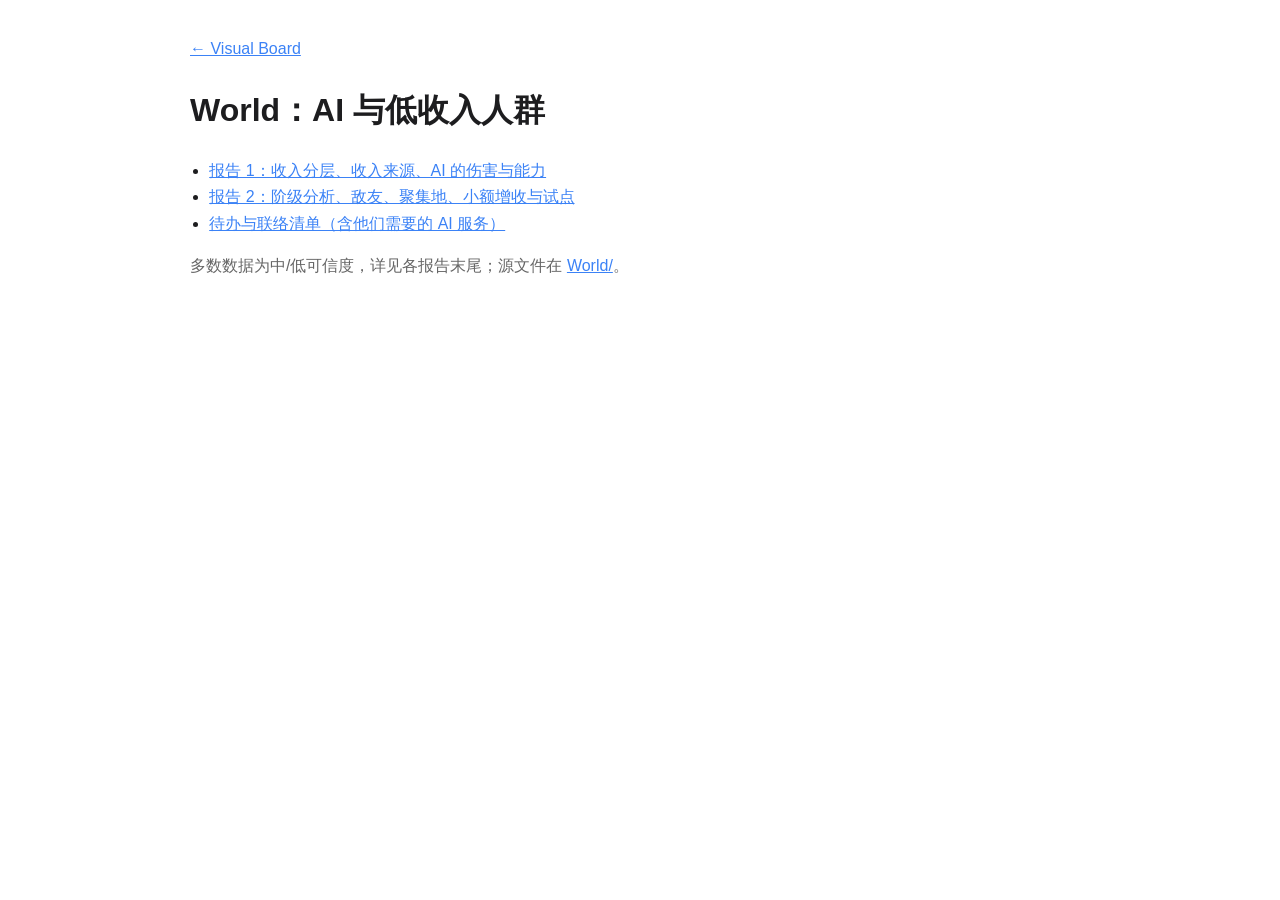
<file: docs/world/index.html>
<!doctype html><html lang="zh-CN"><head><meta charset="utf-8"><meta name="viewport" content="width=device-width,initial-scale=1"><title>World 报告</title><style>:root{--bg:#fff;--fg:#1d1d1f;--mut:#666;--line:#ddd}@media(prefers-color-scheme:dark){:root{--bg:#16171a;--fg:#e8e8ea;--mut:#9a9aa0;--line:#333}}
body{background:var(--bg);color:var(--fg);font:16px/1.65 -apple-system,"PingFang SC",sans-serif;margin:0}main{max-width:900px;margin:0 auto;padding:20px 16px 60px}
table{border-collapse:collapse;display:block;overflow-x:auto}td,th{border:1px solid var(--line);padding:6px 10px;font-size:14px;vertical-align:top}blockquote{border-left:3px solid var(--line);margin:1em 0;padding:0 1em;color:var(--mut)}
ul{list-style:none;padding-left:1.2em}li input{margin-right:6px}a{color:#3b82f6}</style></head><body><main><p><a href="../">← Visual Board</a></p><h1>World：AI 与低收入人群</h1><ul style="list-style:disc"><li><a href="report.html">报告 1：收入分层、收入来源、AI 的伤害与能力</a></li><li><a href="report-class.html">报告 2：阶级分析、敌友、聚集地、小额增收与试点</a></li><li><a href="todo.html">待办与联络清单（含他们需要的 AI 服务）</a></li></ul><p style="color:var(--mut)">多数数据为中/低可信度，详见各报告末尾；源文件在 <a href="https://github.com/ezcat207/Virtual-Mayor/tree/main/World">World/</a>。</p></main></body></html>
</file>
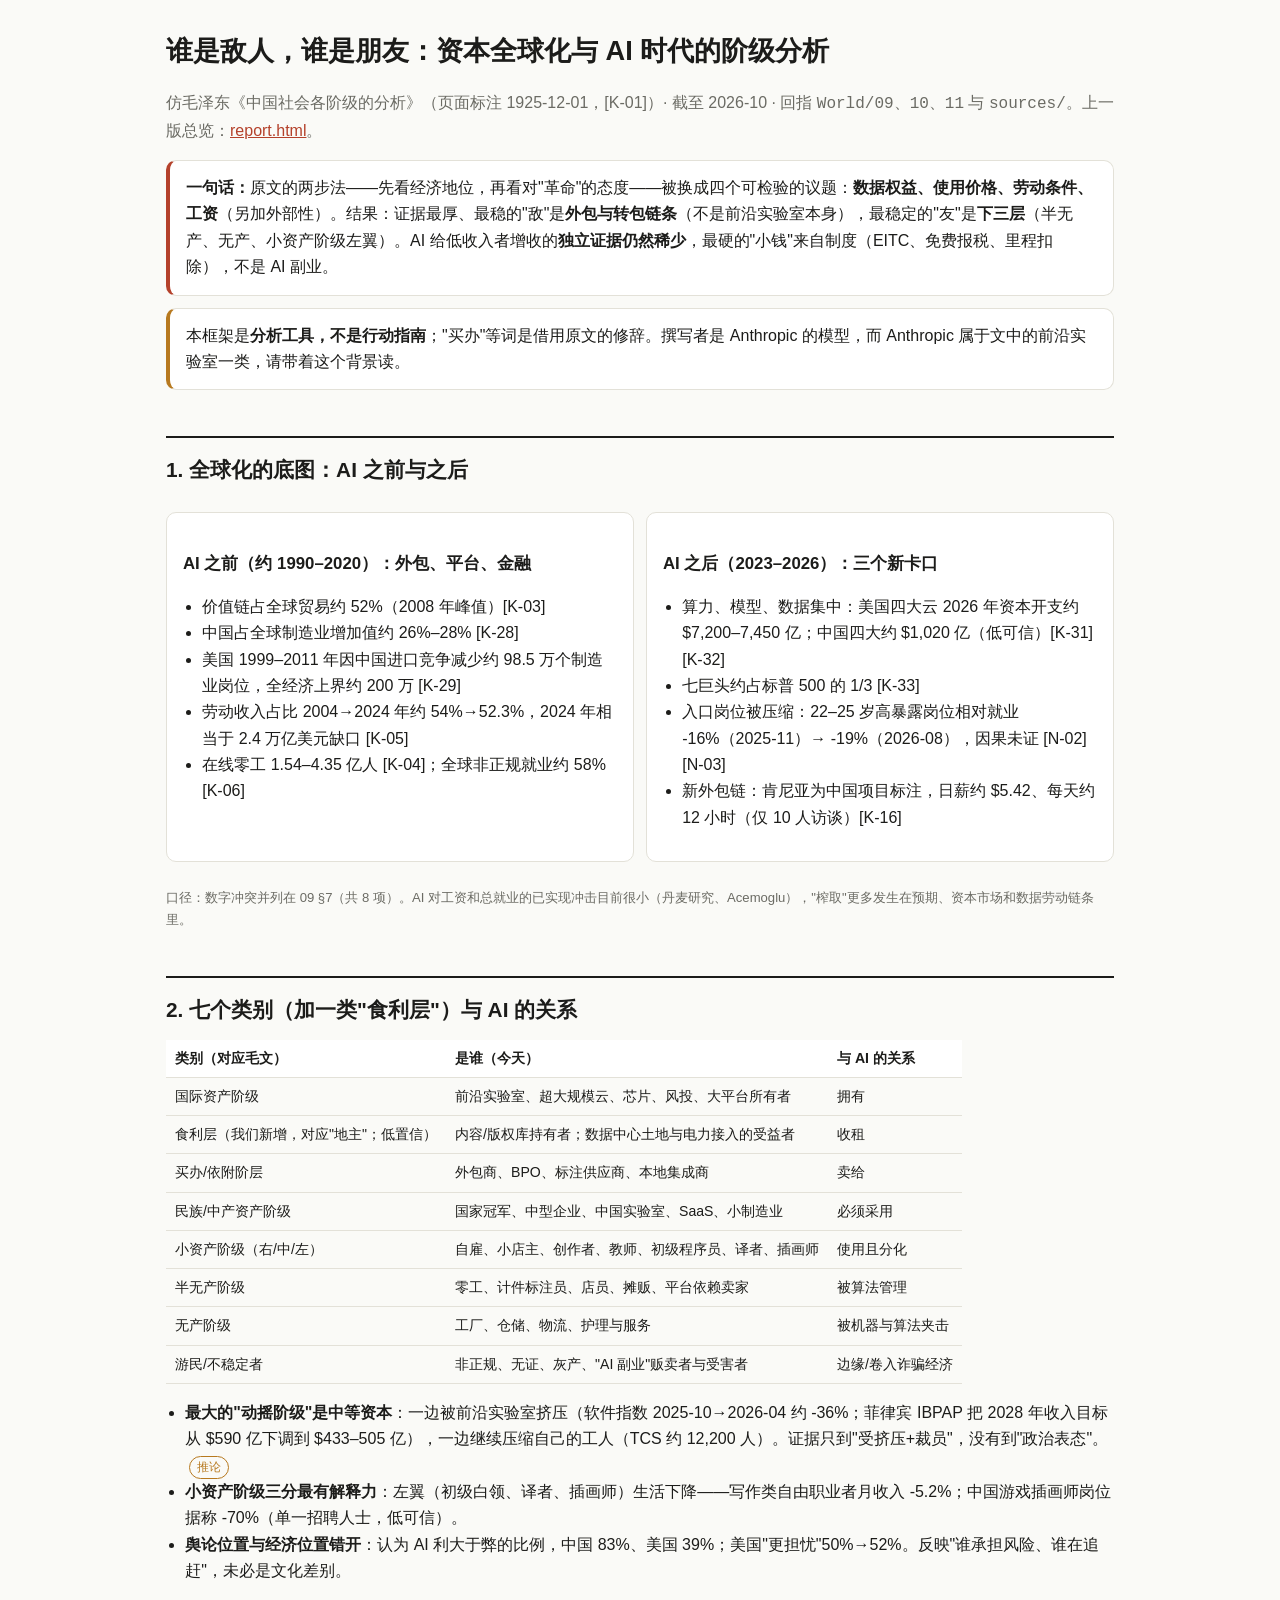
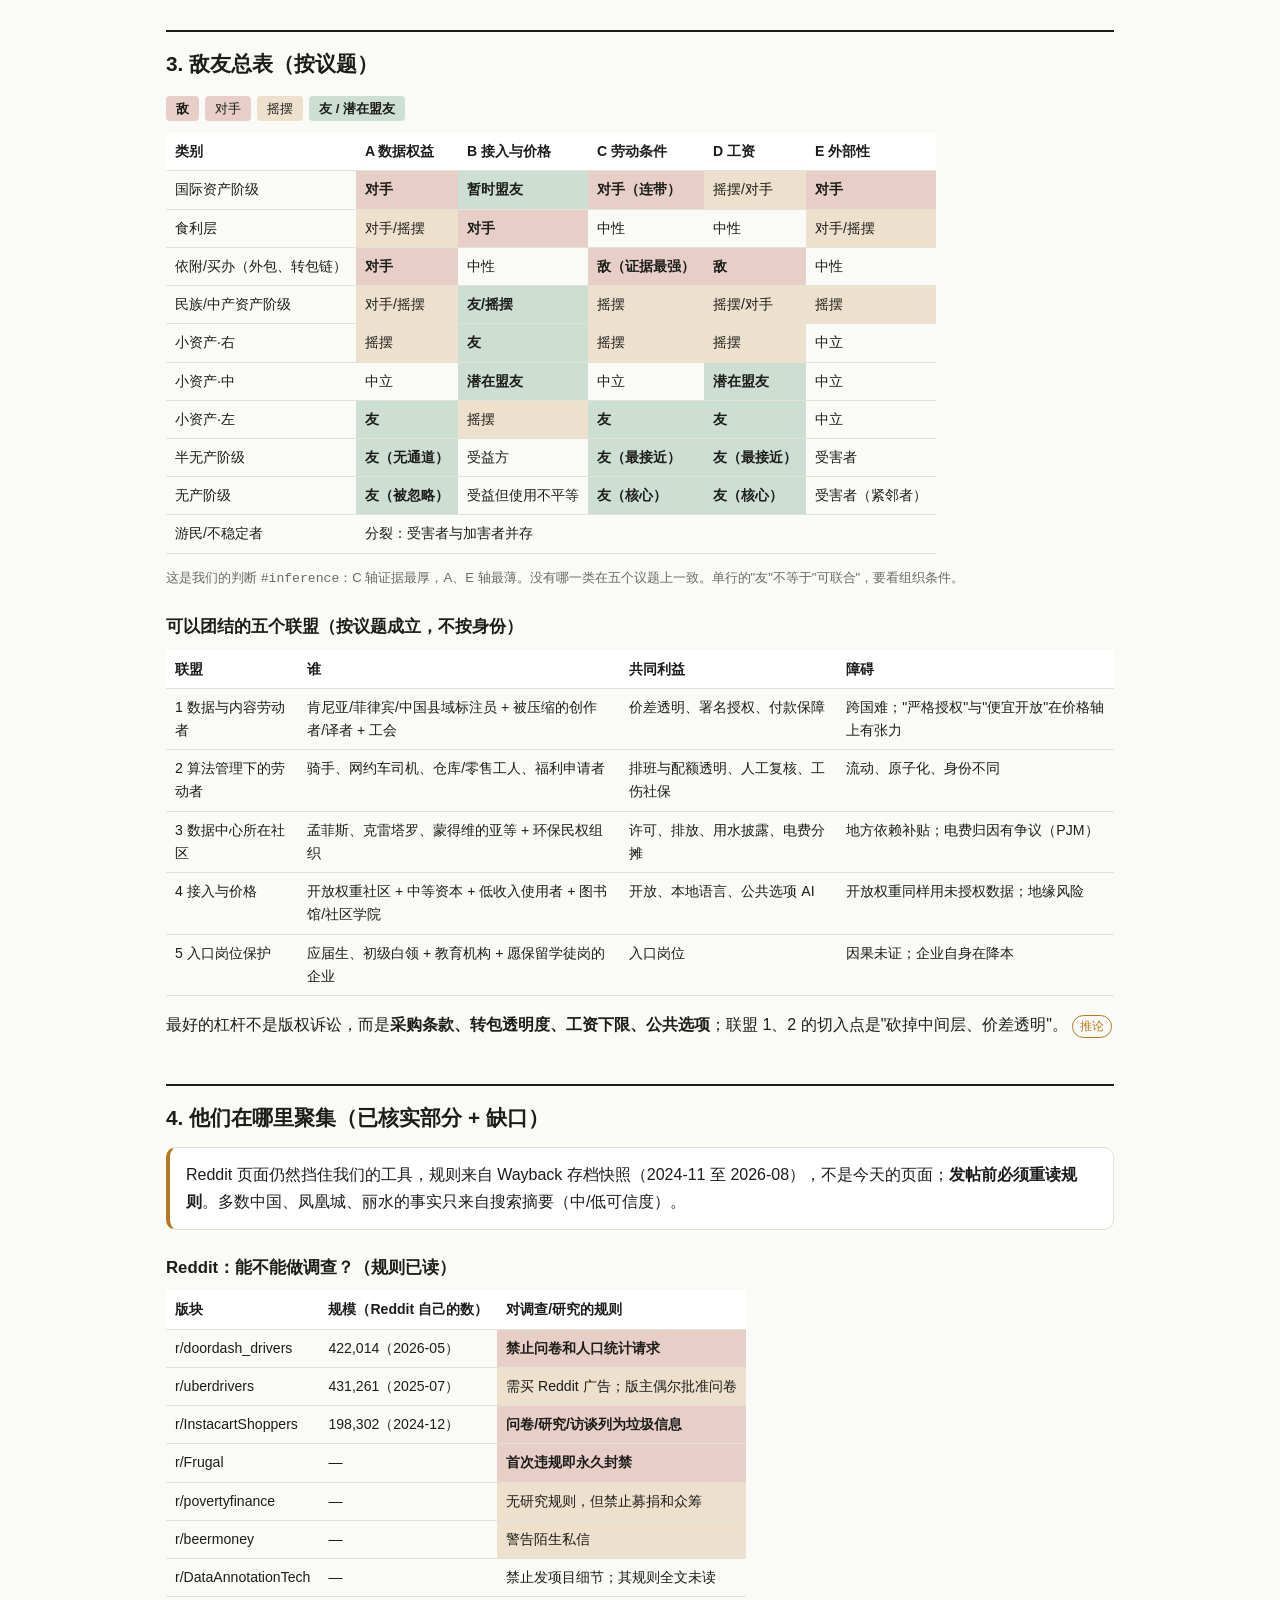
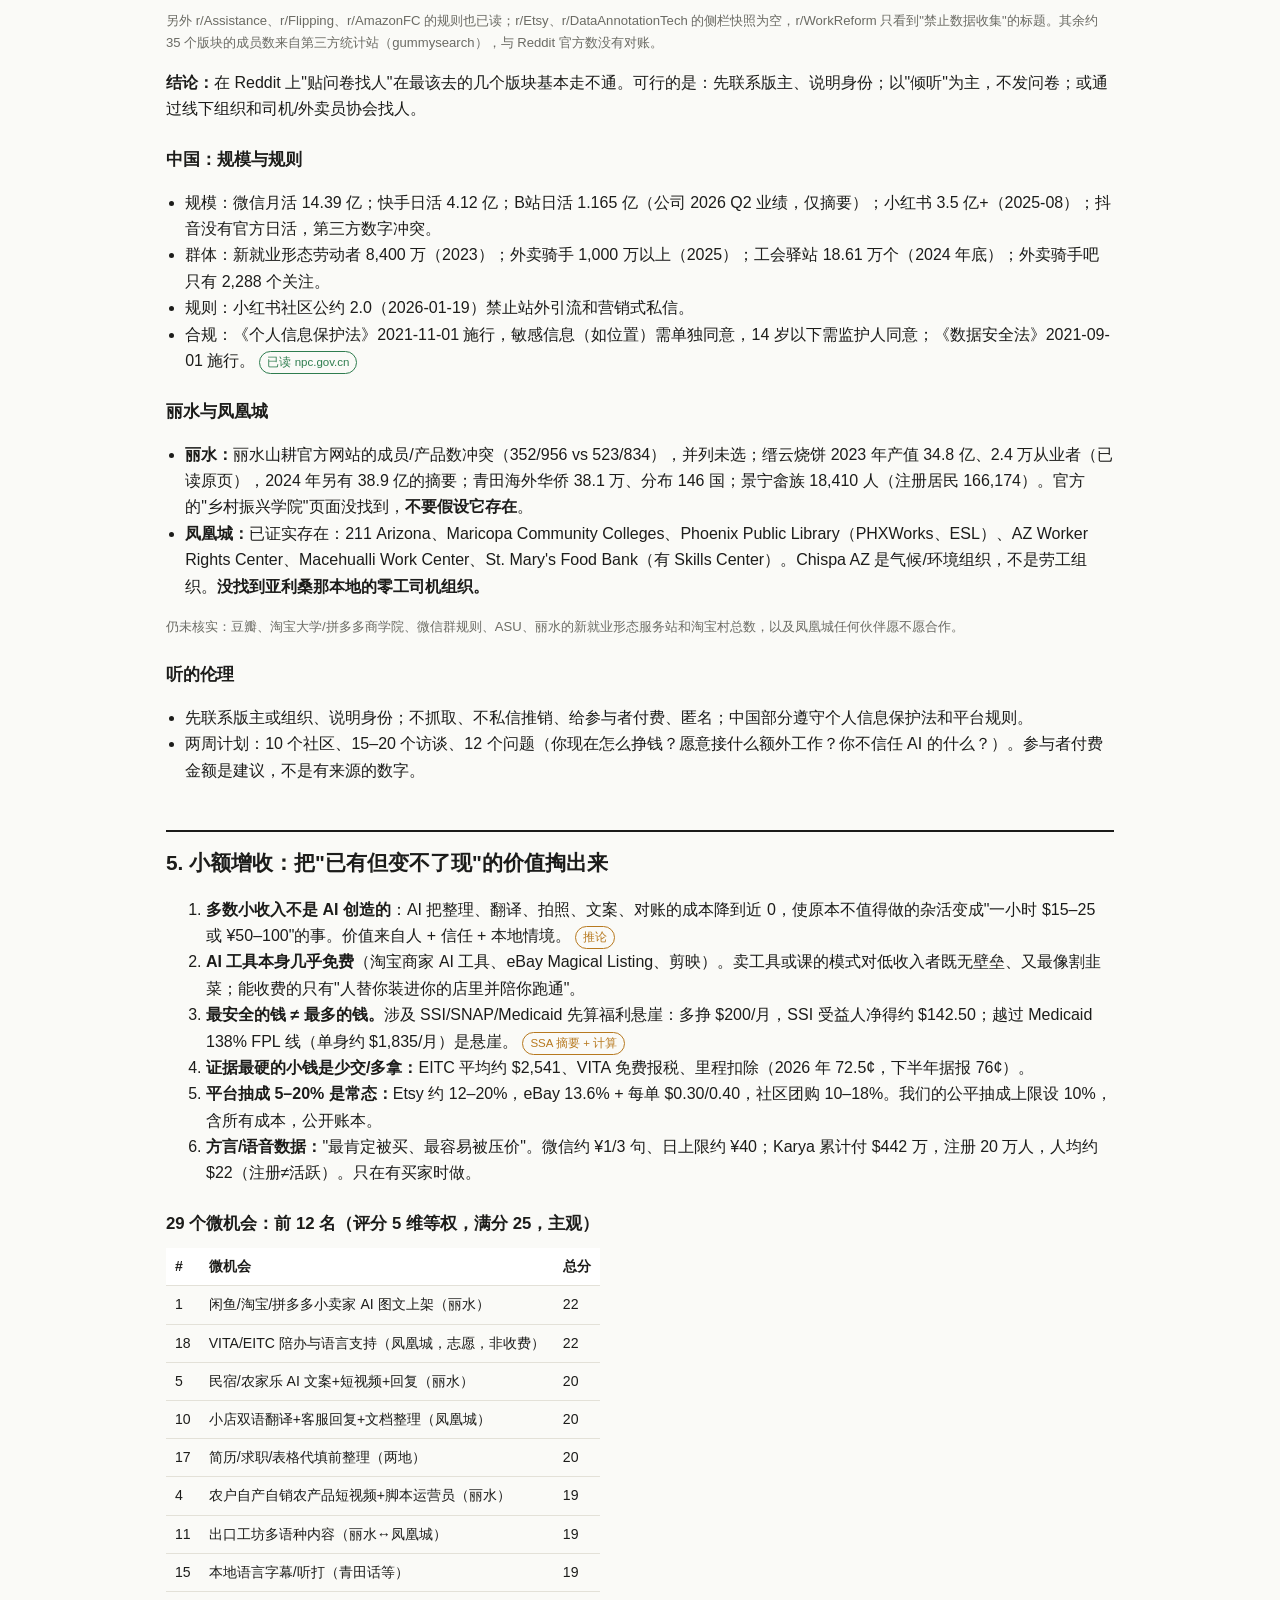
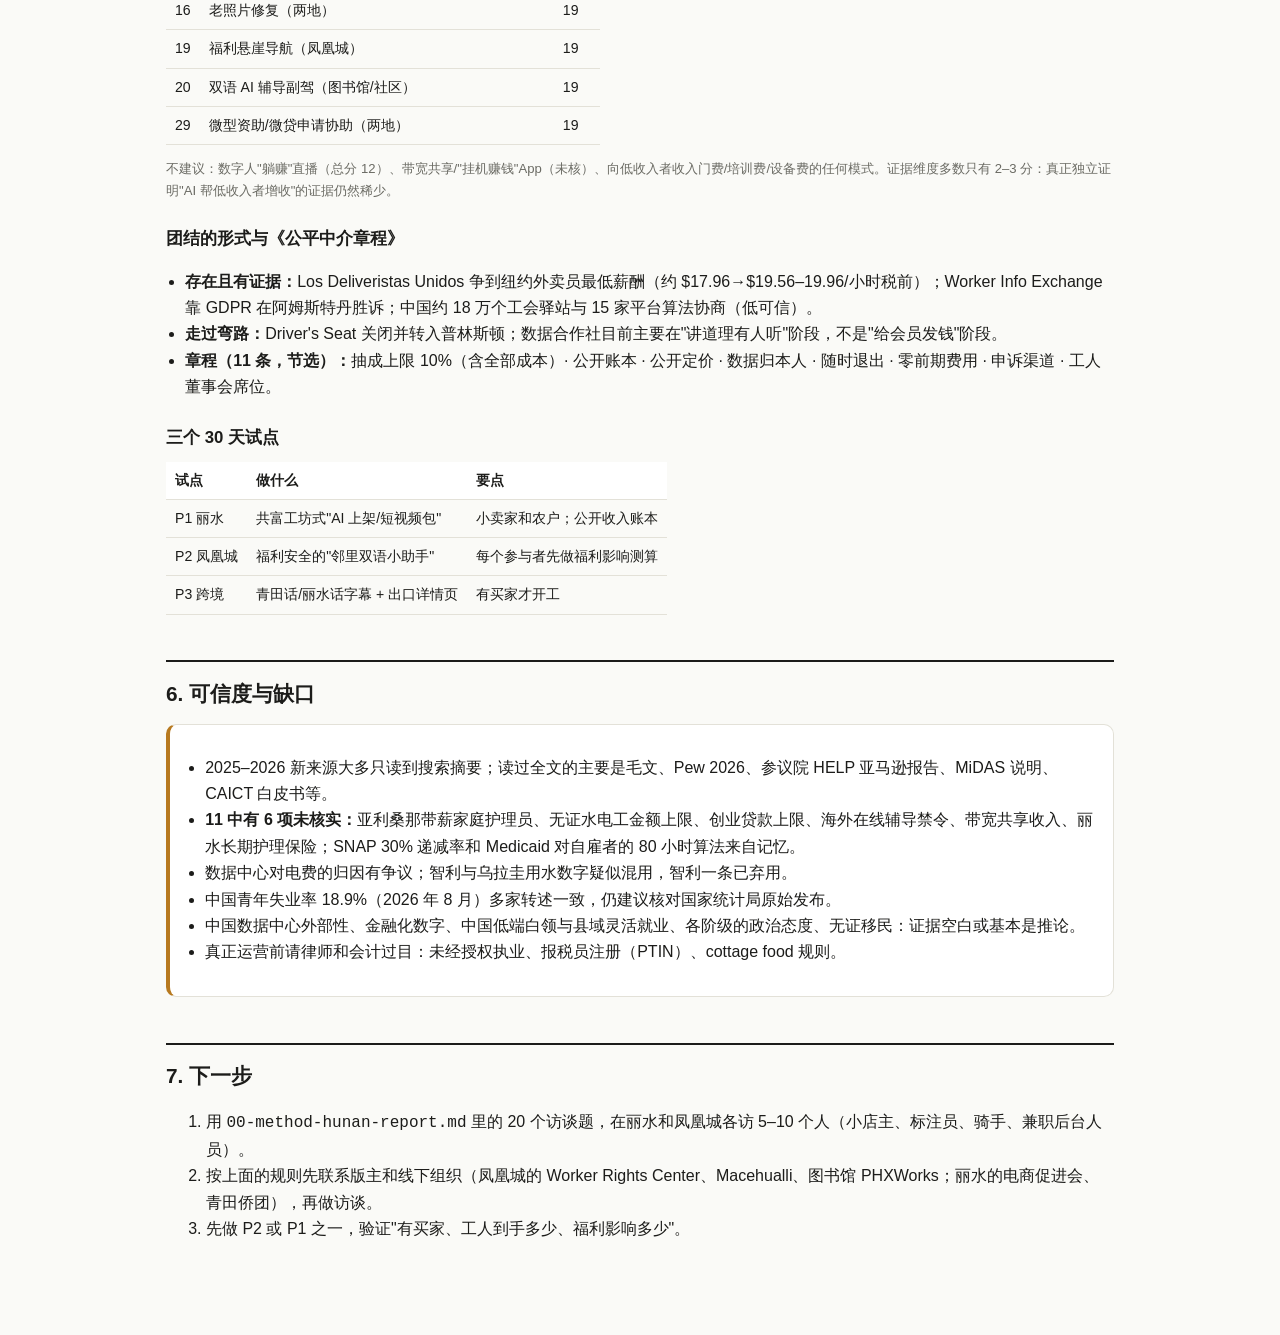
<file: World/report-class.html>
<!doctype html>
<html lang="zh-CN">
<head>
<meta charset="utf-8">
<meta name="viewport" content="width=device-width,initial-scale=1">
<title>谁是敌人，谁是朋友：AI 时代的阶级分析</title>
<style>
:root{--bg:#fafaf7;--fg:#1c1c1a;--mut:#6b6b64;--card:#fff;--line:#e3e1d8;--acc:#b4412b;--ok:#2f7d4f;--warn:#b7791f;--en:#a3361f;--fr:#2f7d4f;--sw:#b7791f}
@media (prefers-color-scheme:dark){:root:not([data-theme=light]){--bg:#161614;--fg:#ecebe4;--mut:#a09f96;--card:#1f1f1c;--line:#34332e;--acc:#e0765d;--ok:#5ab97f;--warn:#e0b04a;--en:#e0765d;--fr:#5ab97f;--sw:#e0b04a}}
*{box-sizing:border-box}
body{margin:0;background:var(--bg);color:var(--fg);font:16px/1.65 -apple-system,"PingFang SC","Noto Sans SC",sans-serif}
main{max-width:980px;margin:0 auto;padding:24px 16px 80px}
h1{font-size:1.7rem;margin:.2em 0}h2{font-size:1.3rem;margin:2.2em 0 .6em;border-top:2px solid var(--fg);padding-top:.7em}h3{font-size:1.05rem;margin:1.4em 0 .4em}
.sub,.src{color:var(--mut)}.src{font-size:.82rem}
.card{background:var(--card);border:1px solid var(--line);border-radius:10px;padding:14px 16px;margin:12px 0}
.tl{border-left:4px solid var(--acc)}.warn{border-left:4px solid var(--warn)}
table{width:100%;border-collapse:collapse;font-size:.88rem;margin:10px 0;display:block;overflow-x:auto}
th,td{border-bottom:1px solid var(--line);padding:7px 9px;text-align:left;vertical-align:top}
th{background:var(--card);white-space:nowrap;position:sticky;top:0}
.tag{display:inline-block;font-size:.72rem;padding:1px 7px;border-radius:99px;border:1px solid var(--line);color:var(--mut);margin-left:4px;white-space:nowrap}
.hi{color:var(--ok);border-color:var(--ok)}.med{color:var(--warn);border-color:var(--warn)}.lo{color:var(--acc);border-color:var(--acc)}
.e{background:color-mix(in srgb,var(--en) 22%,transparent);font-weight:600}
.f{background:color-mix(in srgb,var(--fr) 22%,transparent);font-weight:600}
.s{background:color-mix(in srgb,var(--sw) 20%,transparent)}
.legend span{display:inline-block;padding:2px 10px;margin:2px 6px 2px 0;border-radius:4px;font-size:.82rem}
ul{padding-left:1.2em}a{color:var(--acc)}
.ba{display:grid;grid-template-columns:1fr 1fr;gap:12px}@media(max-width:640px){.ba{grid-template-columns:1fr}}
</style>
</head>
<body>
<main>
<h1>谁是敌人，谁是朋友：资本全球化与 AI 时代的阶级分析</h1>
<p class="sub">仿毛泽东《中国社会各阶级的分析》（页面标注 1925-12-01，[K-01]）· 截至 2026-10 · 回指 <code>World/09、10、11</code> 与 <code>sources/</code>。上一版总览：<a href="report.html">report.html</a>。</p>

<div class="card tl">
<b>一句话：</b>原文的两步法——先看经济地位，再看对"革命"的态度——被换成四个可检验的议题：<b>数据权益、使用价格、劳动条件、工资</b>（另加外部性）。结果：证据最厚、最稳的"敌"是<b>外包与转包链条</b>（不是前沿实验室本身），最稳定的"友"是<b>下三层</b>（半无产、无产、小资产阶级左翼）。AI 给低收入者增收的<b>独立证据仍然稀少</b>，最硬的"小钱"来自制度（EITC、免费报税、里程扣除），不是 AI 副业。
</div>
<div class="card warn">本框架是<b>分析工具，不是行动指南</b>；"买办"等词是借用原文的修辞。撰写者是 Anthropic 的模型，而 Anthropic 属于文中的前沿实验室一类，请带着这个背景读。</div>

<h2>1. 全球化的底图：AI 之前与之后</h2>
<div class="ba">
<div class="card"><h3>AI 之前（约 1990–2020）：外包、平台、金融</h3>
<ul>
<li>价值链占全球贸易约 52%（2008 年峰值）[K-03]</li>
<li>中国占全球制造业增加值约 26%–28% [K-28]</li>
<li>美国 1999–2011 年因中国进口竞争减少约 98.5 万个制造业岗位，全经济上界约 200 万 [K-29]</li>
<li>劳动收入占比 2004→2024 年约 54%→52.3%，2024 年相当于 2.4 万亿美元缺口 [K-05]</li>
<li>在线零工 1.54–4.35 亿人 [K-04]；全球非正规就业约 58% [K-06]</li>
</ul></div>
<div class="card"><h3>AI 之后（2023–2026）：三个新卡口</h3>
<ul>
<li>算力、模型、数据集中：美国四大云 2026 年资本开支约 $7,200–7,450 亿；中国四大约 $1,020 亿（低可信）[K-31][K-32]</li>
<li>七巨头约占标普 500 的 1/3 [K-33]</li>
<li>入口岗位被压缩：22–25 岁高暴露岗位相对就业 -16%（2025-11）→ -19%（2026-08），因果未证 [N-02][N-03]</li>
<li>新外包链：肯尼亚为中国项目标注，日薪约 $5.42、每天约 12 小时（仅 10 人访谈）[K-16]</li>
</ul></div>
</div>
<p class="src">口径：数字冲突并列在 09 §7（共 8 项）。AI 对工资和总就业的已实现冲击目前很小（丹麦研究、Acemoglu），"榨取"更多发生在预期、资本市场和数据劳动链条里。</p>

<h2>2. 七个类别（加一类"食利层"）与 AI 的关系</h2>
<table>
<tr><th>类别（对应毛文）</th><th>是谁（今天）</th><th>与 AI 的关系</th></tr>
<tr><td>国际资产阶级</td><td>前沿实验室、超大规模云、芯片、风投、大平台所有者</td><td>拥有</td></tr>
<tr><td>食利层（我们新增，对应"地主"；低置信）</td><td>内容/版权库持有者；数据中心土地与电力接入的受益者</td><td>收租</td></tr>
<tr><td>买办/依附阶层</td><td>外包商、BPO、标注供应商、本地集成商</td><td>卖给</td></tr>
<tr><td>民族/中产资产阶级</td><td>国家冠军、中型企业、中国实验室、SaaS、小制造业</td><td>必须采用</td></tr>
<tr><td>小资产阶级（右/中/左）</td><td>自雇、小店主、创作者、教师、初级程序员、译者、插画师</td><td>使用且分化</td></tr>
<tr><td>半无产阶级</td><td>零工、计件标注员、店员、摊贩、平台依赖卖家</td><td>被算法管理</td></tr>
<tr><td>无产阶级</td><td>工厂、仓储、物流、护理与服务</td><td>被机器与算法夹击</td></tr>
<tr><td>游民/不稳定者</td><td>非正规、无证、灰产、"AI 副业"贩卖者与受害者</td><td>边缘/卷入诈骗经济</td></tr>
</table>
<ul>
<li><b>最大的"动摇阶级"是中等资本</b>：一边被前沿实验室挤压（软件指数 2025-10→2026-04 约 -36%；菲律宾 IBPAP 把 2028 年收入目标从 $590 亿下调到 $433–505 亿），一边继续压缩自己的工人（TCS 约 12,200 人）。证据只到"受挤压+裁员"，没有到"政治表态"。<span class="tag med">推论</span></li>
<li><b>小资产阶级三分最有解释力</b>：左翼（初级白领、译者、插画师）生活下降——写作类自由职业者月收入 -5.2%；中国游戏插画师岗位据称 -70%（单一招聘人士，低可信）。</li>
<li><b>舆论位置与经济位置错开</b>：认为 AI 利大于弊的比例，中国 83%、美国 39%；美国"更担忧"50%→52%。反映"谁承担风险、谁在追赶"，未必是文化差别。</li>
</ul>

<h2>3. 敌友总表（按议题）</h2>
<div class="legend"><span class="e">敌</span><span class="e" style="font-weight:400">对手</span><span class="s">摇摆</span><span class="f">友 / 潜在盟友</span></div>
<table>
<tr><th>类别</th><th>A 数据权益</th><th>B 接入与价格</th><th>C 劳动条件</th><th>D 工资</th><th>E 外部性</th></tr>
<tr><td>国际资产阶级</td><td class="e">对手</td><td class="f">暂时盟友</td><td class="e">对手（连带）</td><td class="s">摇摆/对手</td><td class="e">对手</td></tr>
<tr><td>食利层</td><td class="s">对手/摇摆</td><td class="e">对手</td><td>中性</td><td>中性</td><td class="s">对手/摇摆</td></tr>
<tr><td>依附/买办（外包、转包链）</td><td class="e">对手</td><td>中性</td><td class="e">敌（证据最强）</td><td class="e">敌</td><td>中性</td></tr>
<tr><td>民族/中产资产阶级</td><td class="s">对手/摇摆</td><td class="f">友/摇摆</td><td class="s">摇摆</td><td class="s">摇摆/对手</td><td class="s">摇摆</td></tr>
<tr><td>小资产·右</td><td class="s">摇摆</td><td class="f">友</td><td class="s">摇摆</td><td class="s">摇摆</td><td>中立</td></tr>
<tr><td>小资产·中</td><td>中立</td><td class="f">潜在盟友</td><td>中立</td><td class="f">潜在盟友</td><td>中立</td></tr>
<tr><td>小资产·左</td><td class="f">友</td><td class="s">摇摆</td><td class="f">友</td><td class="f">友</td><td>中立</td></tr>
<tr><td>半无产阶级</td><td class="f">友（无通道）</td><td>受益方</td><td class="f">友（最接近）</td><td class="f">友（最接近）</td><td>受害者</td></tr>
<tr><td>无产阶级</td><td class="f">友（被忽略）</td><td>受益但使用不平等</td><td class="f">友（核心）</td><td class="f">友（核心）</td><td>受害者（紧邻者）</td></tr>
<tr><td>游民/不稳定者</td><td colspan="5">分裂：受害者与加害者并存</td></tr>
</table>
<p class="src">这是我们的判断 <code>#inference</code>：C 轴证据最厚，A、E 轴最薄。没有哪一类在五个议题上一致。单行的"友"不等于"可联合"，要看组织条件。</p>

<h3>可以团结的五个联盟（按议题成立，不按身份）</h3>
<table>
<tr><th>联盟</th><th>谁</th><th>共同利益</th><th>障碍</th></tr>
<tr><td>1 数据与内容劳动者</td><td>肯尼亚/菲律宾/中国县域标注员 + 被压缩的创作者/译者 + 工会</td><td>价差透明、署名授权、付款保障</td><td>跨国难；"严格授权"与"便宜开放"在价格轴上有张力</td></tr>
<tr><td>2 算法管理下的劳动者</td><td>骑手、网约车司机、仓库/零售工人、福利申请者</td><td>排班与配额透明、人工复核、工伤社保</td><td>流动、原子化、身份不同</td></tr>
<tr><td>3 数据中心所在社区</td><td>孟菲斯、克雷塔罗、蒙得维的亚等 + 环保民权组织</td><td>许可、排放、用水披露、电费分摊</td><td>地方依赖补贴；电费归因有争议（PJM）</td></tr>
<tr><td>4 接入与价格</td><td>开放权重社区 + 中等资本 + 低收入使用者 + 图书馆/社区学院</td><td>开放、本地语言、公共选项 AI</td><td>开放权重同样用未授权数据；地缘风险</td></tr>
<tr><td>5 入口岗位保护</td><td>应届生、初级白领 + 教育机构 + 愿保留学徒岗的企业</td><td>入口岗位</td><td>因果未证；企业自身在降本</td></tr>
</table>
<p>最好的杠杆不是版权诉讼，而是<b>采购条款、转包透明度、工资下限、公共选项</b>；联盟 1、2 的切入点是"砍掉中间层、价差透明"。<span class="tag med">推论</span></p>

<h2>4. 他们在哪里聚集（已核实部分 + 缺口）</h2>
<div class="card warn">Reddit 页面仍然挡住我们的工具，规则来自 Wayback 存档快照（2024-11 至 2026-08），不是今天的页面；<b>发帖前必须重读规则</b>。多数中国、凤凰城、丽水的事实只来自搜索摘要（中/低可信度）。</div>
<h3>Reddit：能不能做调查？（规则已读）</h3>
<table>
<tr><th>版块</th><th>规模（Reddit 自己的数）</th><th>对调查/研究的规则</th></tr>
<tr><td>r/doordash_drivers</td><td>422,014（2026-05）</td><td class="e">禁止问卷和人口统计请求</td></tr>
<tr><td>r/uberdrivers</td><td>431,261（2025-07）</td><td class="s">需买 Reddit 广告；版主偶尔批准问卷</td></tr>
<tr><td>r/InstacartShoppers</td><td>198,302（2024-12）</td><td class="e">问卷/研究/访谈列为垃圾信息</td></tr>
<tr><td>r/Frugal</td><td>—</td><td class="e">首次违规即永久封禁</td></tr>
<tr><td>r/povertyfinance</td><td>—</td><td class="s">无研究规则，但禁止募捐和众筹</td></tr>
<tr><td>r/beermoney</td><td>—</td><td class="s">警告陌生私信</td></tr>
<tr><td>r/DataAnnotationTech</td><td>—</td><td>禁止发项目细节；其规则全文未读</td></tr>
</table>
<p class="src">另外 r/Assistance、r/Flipping、r/AmazonFC 的规则也已读；r/Etsy、r/DataAnnotationTech 的侧栏快照为空，r/WorkReform 只看到"禁止数据收集"的标题。其余约 35 个版块的成员数来自第三方统计站（gummysearch），与 Reddit 官方数没有对账。</p>
<p><b>结论：</b>在 Reddit 上"贴问卷找人"在最该去的几个版块基本走不通。可行的是：先联系版主、说明身份；以"倾听"为主，不发问卷；或通过线下组织和司机/外卖员协会找人。</p>

<h3>中国：规模与规则</h3>
<ul>
<li>规模：微信月活 14.39 亿；快手日活 4.12 亿；B站日活 1.165 亿（公司 2026 Q2 业绩，仅摘要）；小红书 3.5 亿+（2025-08）；抖音没有官方日活，第三方数字冲突。</li>
<li>群体：新就业形态劳动者 8,400 万（2023）；外卖骑手 1,000 万以上（2025）；工会驿站 18.61 万个（2024 年底）；外卖骑手吧只有 2,288 个关注。</li>
<li>规则：小红书社区公约 2.0（2026-01-19）禁止站外引流和营销式私信。</li>
<li>合规：《个人信息保护法》2021-11-01 施行，敏感信息（如位置）需单独同意，14 岁以下需监护人同意；《数据安全法》2021-09-01 施行。<span class="tag hi">已读 npc.gov.cn</span></li>
</ul>
<h3>丽水与凤凰城</h3>
<ul>
<li><b>丽水：</b>丽水山耕官方网站的成员/产品数冲突（352/956 vs 523/834），并列未选；缙云烧饼 2023 年产值 34.8 亿、2.4 万从业者（已读原页），2024 年另有 38.9 亿的摘要；青田海外华侨 38.1 万、分布 146 国；景宁畲族 18,410 人（注册居民 166,174）。官方的"乡村振兴学院"页面没找到，<b>不要假设它存在</b>。</li>
<li><b>凤凰城：</b>已证实存在：211 Arizona、Maricopa Community Colleges、Phoenix Public Library（PHXWorks、ESL）、AZ Worker Rights Center、Macehualli Work Center、St. Mary's Food Bank（有 Skills Center）。Chispa AZ 是气候/环境组织，不是劳工组织。<b>没找到亚利桑那本地的零工司机组织。</b></li>
</ul>
<p class="src">仍未核实：豆瓣、淘宝大学/拼多多商学院、微信群规则、ASU、丽水的新就业形态服务站和淘宝村总数，以及凤凰城任何伙伴愿不愿合作。</p>
<h3>听的伦理</h3>
<ul>
<li>先联系版主或组织、说明身份；不抓取、不私信推销、给参与者付费、匿名；中国部分遵守个人信息保护法和平台规则。</li>
<li>两周计划：10 个社区、15–20 个访谈、12 个问题（你现在怎么挣钱？愿意接什么额外工作？你不信任 AI 的什么？）。参与者付费金额是建议，不是有来源的数字。</li>
</ul>

<h2>5. 小额增收：把"已有但变不了现"的价值掏出来</h2>
<ol>
<li><b>多数小收入不是 AI 创造的</b>：AI 把整理、翻译、拍照、文案、对账的成本降到近 0，使原本不值得做的杂活变成"一小时 $15–25 或 ¥50–100"的事。价值来自人 + 信任 + 本地情境。<span class="tag med">推论</span></li>
<li><b>AI 工具本身几乎免费</b>（淘宝商家 AI 工具、eBay Magical Listing、剪映）。卖工具或课的模式对低收入者既无壁垒、又最像割韭菜；能收费的只有"人替你装进你的店里并陪你跑通"。</li>
<li><b>最安全的钱 ≠ 最多的钱。</b>涉及 SSI/SNAP/Medicaid 先算福利悬崖：多挣 $200/月，SSI 受益人净得约 $142.50；越过 Medicaid 138% FPL 线（单身约 $1,835/月）是悬崖。<span class="tag med">SSA 摘要 + 计算</span></li>
<li><b>证据最硬的小钱是少交/多拿：</b>EITC 平均约 $2,541、VITA 免费报税、里程扣除（2026 年 72.5¢，下半年据报 76¢）。</li>
<li><b>平台抽成 5–20% 是常态：</b>Etsy 约 12–20%，eBay 13.6% + 每单 $0.30/0.40，社区团购 10–18%。我们的公平抽成上限设 10%，含所有成本，公开账本。</li>
<li><b>方言/语音数据：</b>"最肯定被买、最容易被压价"。微信约 ¥1/3 句、日上限约 ¥40；Karya 累计付 $442 万，注册 20 万人，人均约 $22（注册≠活跃）。只在有买家时做。</li>
</ol>

<h3>29 个微机会：前 12 名（评分 5 维等权，满分 25，主观）</h3>
<table>
<tr><th>#</th><th>微机会</th><th>总分</th></tr>
<tr><td>1</td><td>闲鱼/淘宝/拼多多小卖家 AI 图文上架（丽水）</td><td>22</td></tr>
<tr><td>18</td><td>VITA/EITC 陪办与语言支持（凤凰城，志愿，非收费）</td><td>22</td></tr>
<tr><td>5</td><td>民宿/农家乐 AI 文案+短视频+回复（丽水）</td><td>20</td></tr>
<tr><td>10</td><td>小店双语翻译+客服回复+文档整理（凤凰城）</td><td>20</td></tr>
<tr><td>17</td><td>简历/求职/表格代填前整理（两地）</td><td>20</td></tr>
<tr><td>4</td><td>农户自产自销农产品短视频+脚本运营员（丽水）</td><td>19</td></tr>
<tr><td>11</td><td>出口工坊多语种内容（丽水↔凤凰城）</td><td>19</td></tr>
<tr><td>15</td><td>本地语言字幕/听打（青田话等）</td><td>19</td></tr>
<tr><td>16</td><td>老照片修复（两地）</td><td>19</td></tr>
<tr><td>19</td><td>福利悬崖导航（凤凰城）</td><td>19</td></tr>
<tr><td>20</td><td>双语 AI 辅导副驾（图书馆/社区）</td><td>19</td></tr>
<tr><td>29</td><td>微型资助/微贷申请协助（两地）</td><td>19</td></tr>
</table>
<p class="src">不建议：数字人"躺赚"直播（总分 12）、带宽共享/"挂机赚钱"App（未核）、向低收入者收入门费/培训费/设备费的任何模式。证据维度多数只有 2–3 分：真正独立证明"AI 帮低收入者增收"的证据仍然稀少。</p>

<h3>团结的形式与《公平中介章程》</h3>
<ul>
<li><b>存在且有证据：</b>Los Deliveristas Unidos 争到纽约外卖员最低薪酬（约 $17.96→$19.56–19.96/小时税前）；Worker Info Exchange 靠 GDPR 在阿姆斯特丹胜诉；中国约 18 万个工会驿站与 15 家平台算法协商（低可信）。</li>
<li><b>走过弯路：</b>Driver's Seat 关闭并转入普林斯顿；数据合作社目前主要在"讲道理有人听"阶段，不是"给会员发钱"阶段。</li>
<li><b>章程（11 条，节选）：</b>抽成上限 10%（含全部成本）· 公开账本 · 公开定价 · 数据归本人 · 随时退出 · 零前期费用 · 申诉渠道 · 工人董事会席位。</li>
</ul>

<h3>三个 30 天试点</h3>
<table>
<tr><th>试点</th><th>做什么</th><th>要点</th></tr>
<tr><td>P1 丽水</td><td>共富工坊式"AI 上架/短视频包"</td><td>小卖家和农户；公开收入账本</td></tr>
<tr><td>P2 凤凰城</td><td>福利安全的"邻里双语小助手"</td><td>每个参与者先做福利影响测算</td></tr>
<tr><td>P3 跨境</td><td>青田话/丽水话字幕 + 出口详情页</td><td>有买家才开工</td></tr>
</table>

<h2>6. 可信度与缺口</h2>
<div class="card warn"><ul>
<li>2025–2026 新来源大多只读到搜索摘要；读过全文的主要是毛文、Pew 2026、参议院 HELP 亚马逊报告、MiDAS 说明、CAICT 白皮书等。</li>
<li><b>11 中有 6 项未核实：</b>亚利桑那带薪家庭护理员、无证水电工金额上限、创业贷款上限、海外在线辅导禁令、带宽共享收入、丽水长期护理保险；SNAP 30% 递减率和 Medicaid 对自雇者的 80 小时算法来自记忆。</li>
<li>数据中心对电费的归因有争议；智利与乌拉圭用水数字疑似混用，智利一条已弃用。</li>
<li>中国青年失业率 18.9%（2026 年 8 月）多家转述一致，仍建议核对国家统计局原始发布。</li>
<li>中国数据中心外部性、金融化数字、中国低端白领与县域灵活就业、各阶级的政治态度、无证移民：证据空白或基本是推论。</li>
<li>真正运营前请律师和会计过目：未经授权执业、报税员注册（PTIN）、cottage food 规则。</li>
</ul></div>

<h2>7. 下一步</h2>
<ol>
<li>用 <code>00-method-hunan-report.md</code> 里的 20 个访谈题，在丽水和凤凰城各访 5–10 个人（小店主、标注员、骑手、兼职后台人员）。</li>
<li>按上面的规则先联系版主和线下组织（凤凰城的 Worker Rights Center、Macehualli、图书馆 PHXWorks；丽水的电商促进会、青田侨团），再做访谈。</li>
<li>先做 P2 或 P1 之一，验证"有买家、工人到手多少、福利影响多少"。</li>
</ol>
</main>
</body>
</html>
</file>
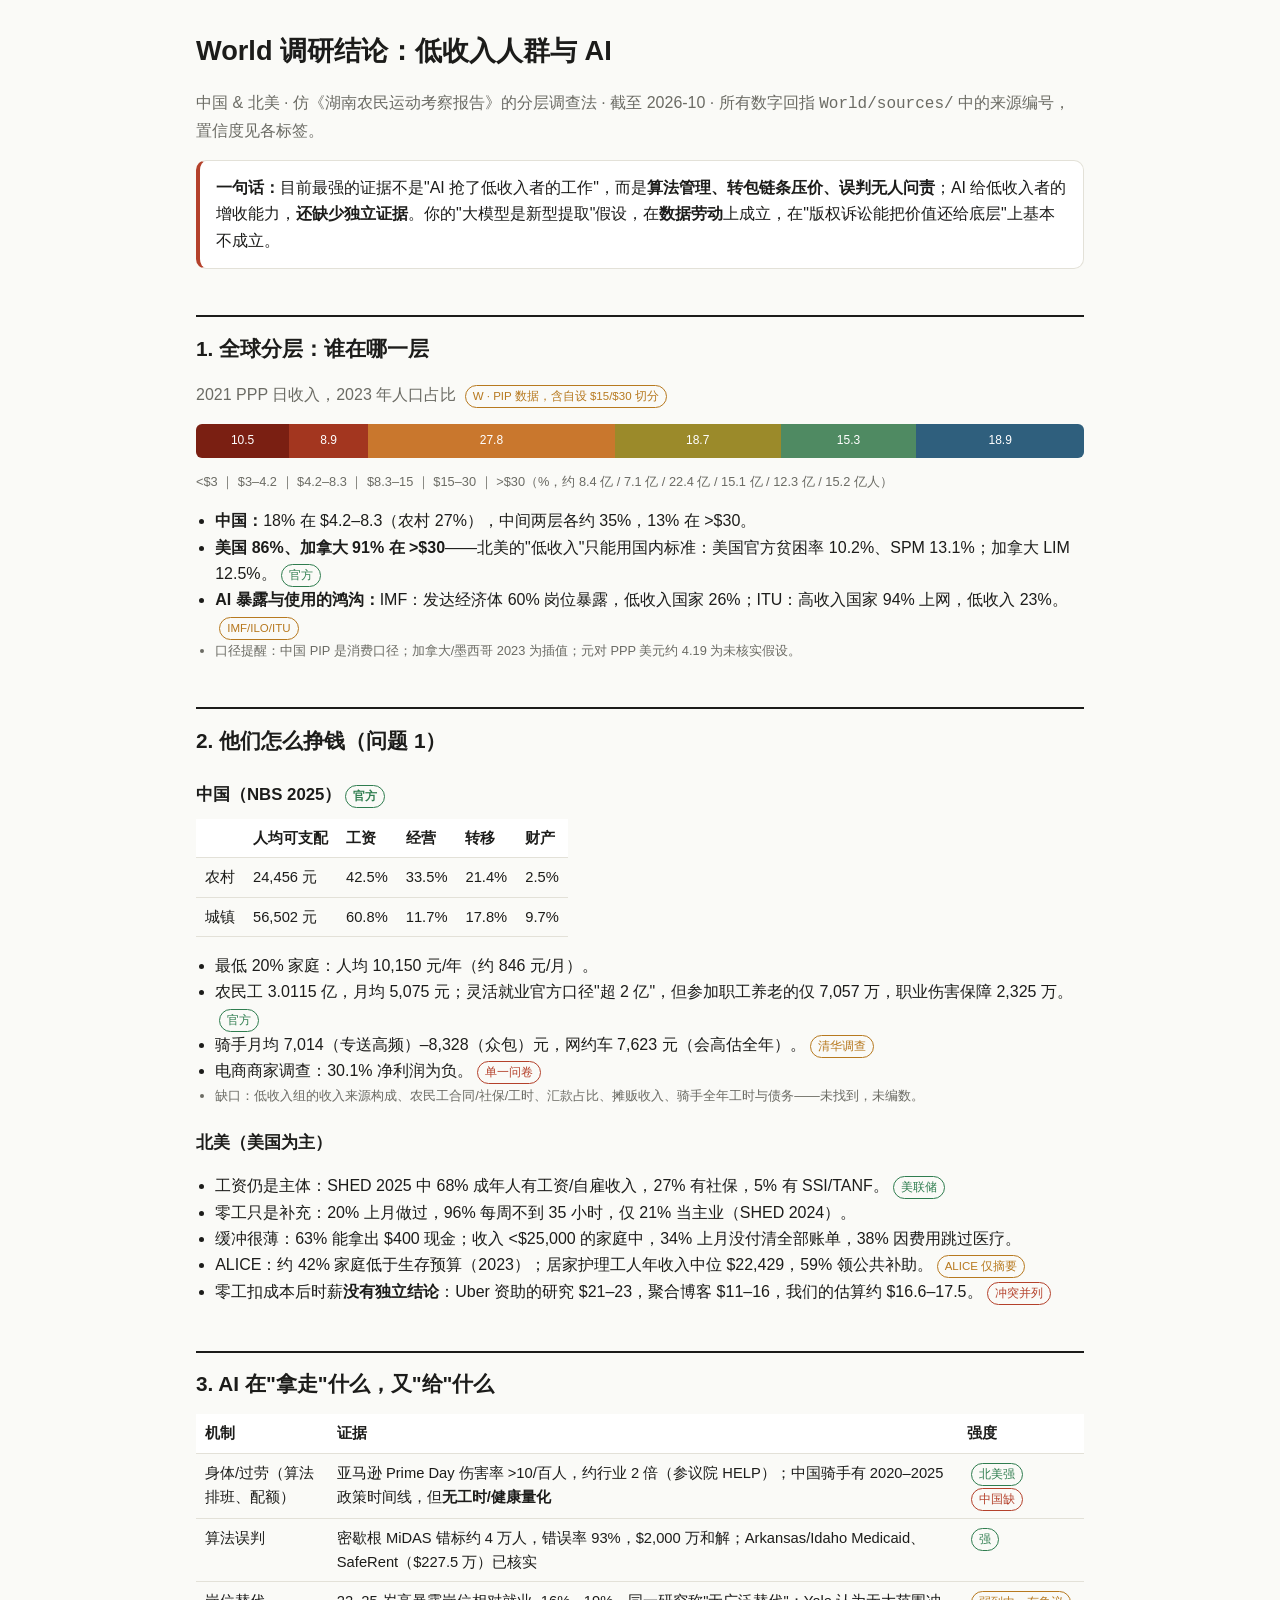
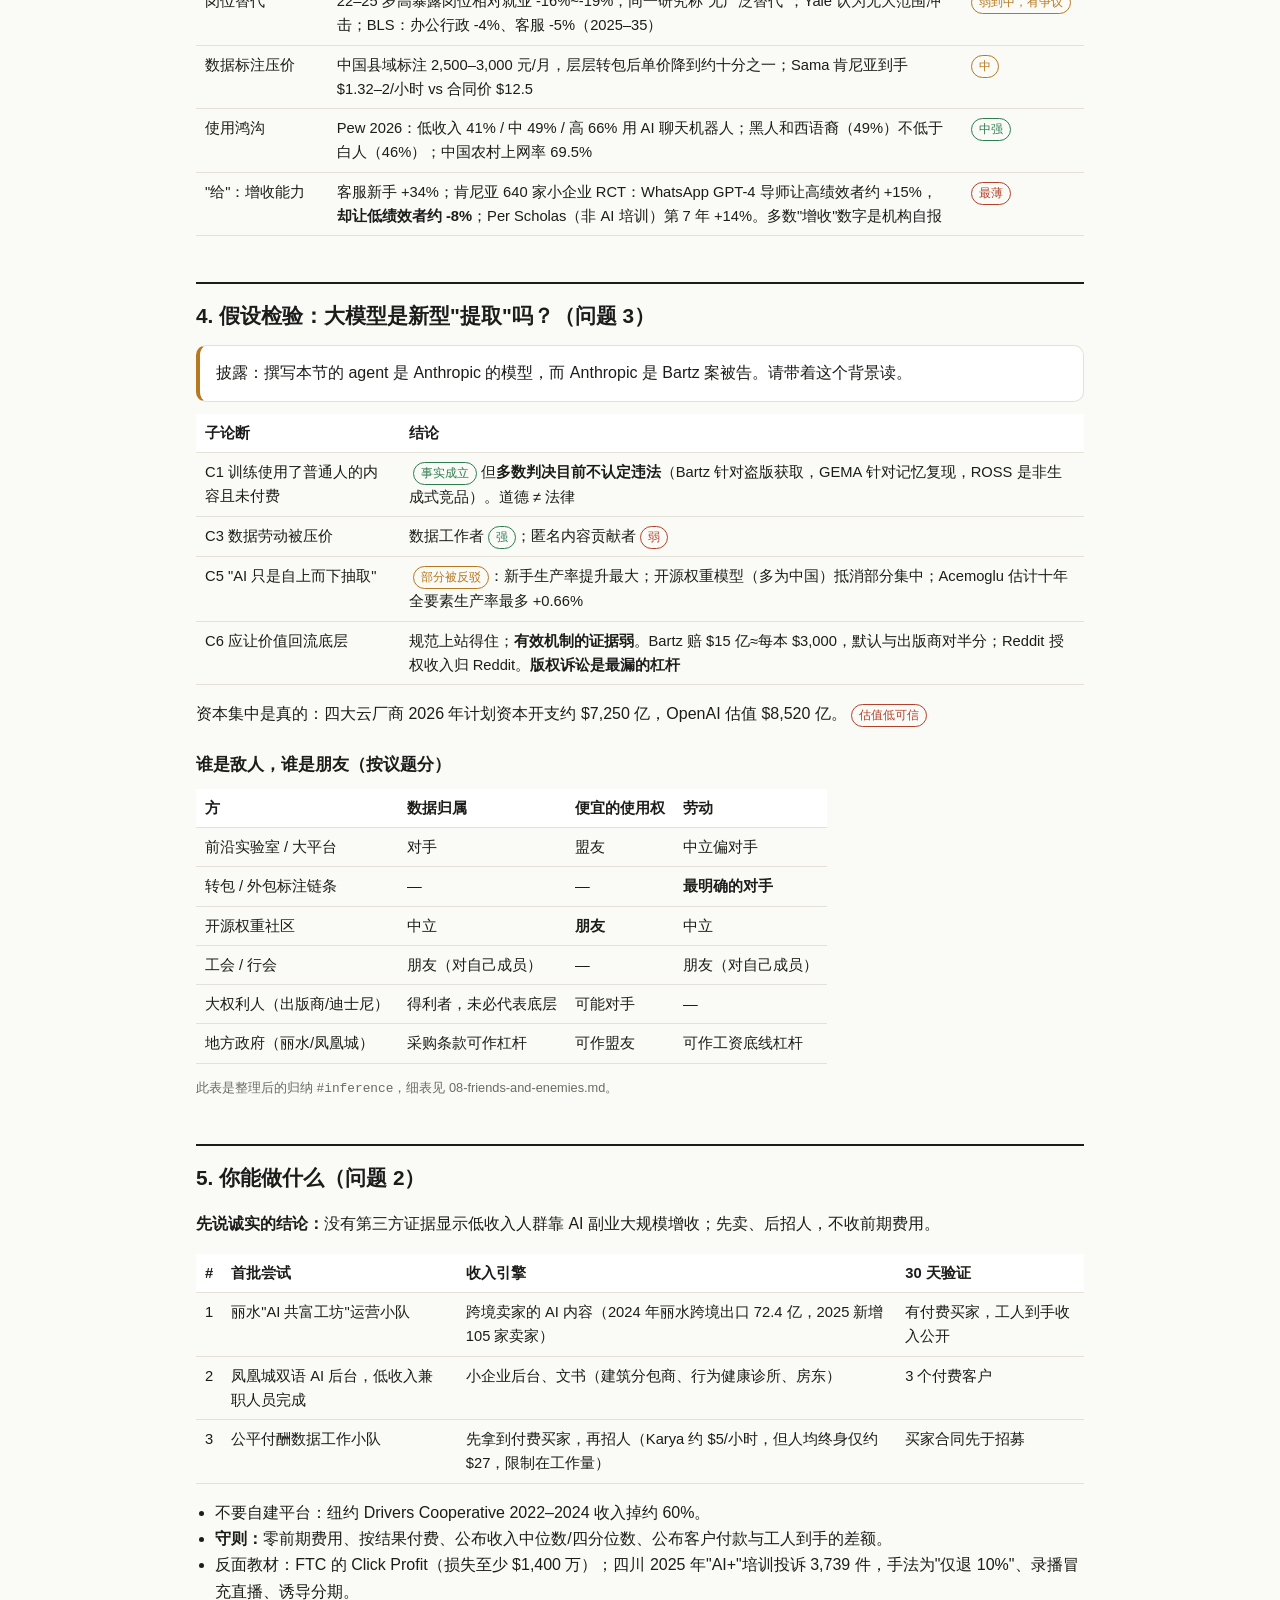
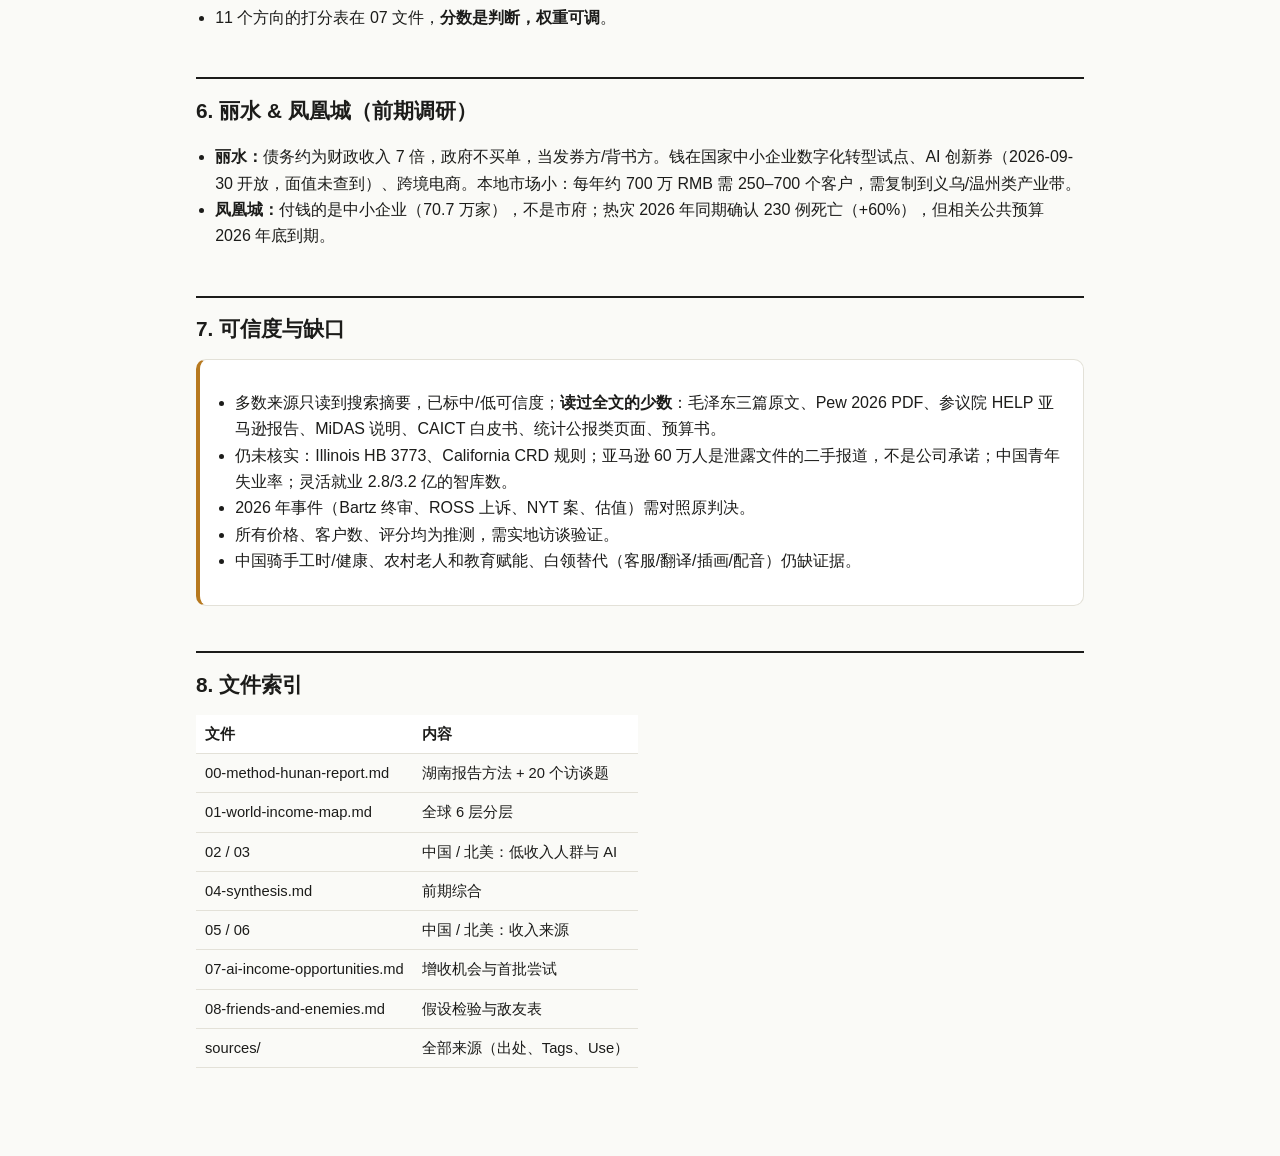
<file: World/report.html>
<!doctype html>
<html lang="zh-CN">
<head>
<meta charset="utf-8">
<meta name="viewport" content="width=device-width,initial-scale=1">
<title>World 调研结论：低收入人群与 AI</title>
<style>
:root{--bg:#fafaf7;--fg:#1c1c1a;--mut:#6b6b64;--card:#fff;--line:#e3e1d8;--acc:#b4412b;--ok:#2f7d4f;--warn:#b7791f;--bar:#c9a227}
@media (prefers-color-scheme:dark){:root:not([data-theme=light]){--bg:#161614;--fg:#ecebe4;--mut:#a09f96;--card:#1f1f1c;--line:#34332e;--acc:#e0765d;--ok:#5ab97f;--warn:#e0b04a;--bar:#d6b13c}}
*{box-sizing:border-box}
body{margin:0;background:var(--bg);color:var(--fg);font:16px/1.65 -apple-system,"PingFang SC","Noto Sans SC",sans-serif}
main{max-width:920px;margin:0 auto;padding:24px 16px 80px}
h1{font-size:1.7rem;margin:.2em 0}h2{font-size:1.3rem;margin:2.2em 0 .6em;border-top:2px solid var(--fg);padding-top:.7em}h3{font-size:1.05rem;margin:1.4em 0 .4em}
.sub{color:var(--mut)}
.card{background:var(--card);border:1px solid var(--line);border-radius:10px;padding:14px 16px;margin:12px 0}
.tl{border-left:4px solid var(--acc)}
table{width:100%;border-collapse:collapse;font-size:.92rem;margin:10px 0;display:block;overflow-x:auto}
th,td{border-bottom:1px solid var(--line);padding:7px 9px;text-align:left;vertical-align:top}
th{background:var(--card);white-space:nowrap}
.tag{display:inline-block;font-size:.72rem;padding:1px 7px;border-radius:99px;border:1px solid var(--line);color:var(--mut);margin-left:4px;white-space:nowrap}
.hi{color:var(--ok);border-color:var(--ok)}.med{color:var(--warn);border-color:var(--warn)}.lo{color:var(--acc);border-color:var(--acc)}
.bar{display:flex;height:34px;border-radius:6px;overflow:hidden;margin:10px 0;font-size:.75rem}
.bar div{display:flex;align-items:center;justify-content:center;color:#fff;min-width:0}
.src{font-size:.8rem;color:var(--mut)}
ul{padding-left:1.2em}
.warn{border-left:4px solid var(--warn)}
a{color:var(--acc)}
</style>
</head>
<body>
<main>
<h1>World 调研结论：低收入人群与 AI</h1>
<p class="sub">中国 & 北美 · 仿《湖南农民运动考察报告》的分层调查法 · 截至 2026-10 · 所有数字回指 <code>World/sources/</code> 中的来源编号，置信度见各标签。</p>

<div class="card tl">
<strong>一句话：</strong>目前最强的证据不是"AI 抢了低收入者的工作"，而是<b>算法管理、转包链条压价、误判无人问责</b>；AI 给低收入者的增收能力，<b>还缺少独立证据</b>。你的"大模型是新型提取"假设，在<b>数据劳动</b>上成立，在"版权诉讼能把价值还给底层"上基本不成立。
</div>

<h2>1. 全球分层：谁在哪一层</h2>
<p class="sub">2021 PPP 日收入，2023 年人口占比 <span class="tag med">W · PIP 数据，含自设 $15/$30 切分</span></p>
<div class="bar" aria-label="全球六层收入">
<div style="width:10.5%;background:#7a1f12" title="<$3">10.5</div>
<div style="width:8.9%;background:#a3361f" title="$3–4.2">8.9</div>
<div style="width:27.8%;background:#c9772d" title="$4.2–8.3">27.8</div>
<div style="width:18.7%;background:#9b8a2a" title="$8.3–15">18.7</div>
<div style="width:15.3%;background:#4f8a62" title="$15–30">15.3</div>
<div style="width:18.9%;background:#2f5f7d" title=">$30">18.9</div>
</div>
<p class="src">&lt;$3 ｜ $3–4.2 ｜ $4.2–8.3 ｜ $8.3–15 ｜ $15–30 ｜ &gt;$30（%，约 8.4 亿 / 7.1 亿 / 22.4 亿 / 15.1 亿 / 12.3 亿 / 15.2 亿人）</p>
<ul>
<li><b>中国：</b>18% 在 $4.2–8.3（农村 27%），中间两层各约 35%，13% 在 &gt;$30。</li>
<li><b>美国 86%、加拿大 91% 在 &gt;$30</b>——北美的"低收入"只能用国内标准：美国官方贫困率 10.2%、SPM 13.1%；加拿大 LIM 12.5%。<span class="tag hi">官方</span></li>
<li><b>AI 暴露与使用的鸿沟：</b>IMF：发达经济体 60% 岗位暴露，低收入国家 26%；ITU：高收入国家 94% 上网，低收入 23%。<span class="tag med">IMF/ILO/ITU</span></li>
<li class="src">口径提醒：中国 PIP 是消费口径；加拿大/墨西哥 2023 为插值；元对 PPP 美元约 4.19 为未核实假设。</li>
</ul>

<h2>2. 他们怎么挣钱（问题 1）</h2>
<h3>中国（NBS 2025）<span class="tag hi">官方</span></h3>
<table>
<tr><th></th><th>人均可支配</th><th>工资</th><th>经营</th><th>转移</th><th>财产</th></tr>
<tr><td>农村</td><td>24,456 元</td><td>42.5%</td><td>33.5%</td><td>21.4%</td><td>2.5%</td></tr>
<tr><td>城镇</td><td>56,502 元</td><td>60.8%</td><td>11.7%</td><td>17.8%</td><td>9.7%</td></tr>
</table>
<ul>
<li>最低 20% 家庭：人均 10,150 元/年（约 846 元/月）。</li>
<li>农民工 3.0115 亿，月均 5,075 元；灵活就业官方口径"超 2 亿"，但参加职工养老的仅 7,057 万，职业伤害保障 2,325 万。<span class="tag hi">官方</span></li>
<li>骑手月均 7,014（专送高频）–8,328（众包）元，网约车 7,623 元（会高估全年）。<span class="tag med">清华调查</span></li>
<li>电商商家调查：30.1% 净利润为负。<span class="tag lo">单一问卷</span></li>
<li class="src">缺口：低收入组的收入来源构成、农民工合同/社保/工时、汇款占比、摊贩收入、骑手全年工时与债务——未找到，未编数。</li>
</ul>

<h3>北美（美国为主）</h3>
<ul>
<li>工资仍是主体：SHED 2025 中 68% 成年人有工资/自雇收入，27% 有社保，5% 有 SSI/TANF。<span class="tag hi">美联储</span></li>
<li>零工只是补充：20% 上月做过，96% 每周不到 35 小时，仅 21% 当主业（SHED 2024）。</li>
<li>缓冲很薄：63% 能拿出 $400 现金；收入 &lt;$25,000 的家庭中，34% 上月没付清全部账单，38% 因费用跳过医疗。</li>
<li>ALICE：约 42% 家庭低于生存预算（2023）；居家护理工人年收入中位 $22,429，59% 领公共补助。<span class="tag med">ALICE 仅摘要</span></li>
<li>零工扣成本后时薪<b>没有独立结论</b>：Uber 资助的研究 $21–23，聚合博客 $11–16，我们的估算约 $16.6–17.5。<span class="tag lo">冲突并列</span></li>
</ul>

<h2>3. AI 在"拿走"什么，又"给"什么</h2>
<table>
<tr><th>机制</th><th>证据</th><th>强度</th></tr>
<tr><td>身体/过劳（算法排班、配额）</td><td>亚马逊 Prime Day 伤害率 &gt;10/百人，约行业 2 倍（参议院 HELP）；中国骑手有 2020–2025 政策时间线，但<b>无工时/健康量化</b></td><td><span class="tag hi">北美强</span><span class="tag lo">中国缺</span></td></tr>
<tr><td>算法误判</td><td>密歇根 MiDAS 错标约 4 万人，错误率 93%，$2,000 万和解；Arkansas/Idaho Medicaid、SafeRent（$227.5 万）已核实</td><td><span class="tag hi">强</span></td></tr>
<tr><td>岗位替代</td><td>22–25 岁高暴露岗位相对就业 -16%~-19%，同一研究称"无广泛替代"；Yale 认为无大范围冲击；BLS：办公行政 -4%、客服 -5%（2025–35）</td><td><span class="tag med">弱到中，有争议</span></td></tr>
<tr><td>数据标注压价</td><td>中国县域标注 2,500–3,000 元/月，层层转包后单价降到约十分之一；Sama 肯尼亚到手 $1.32–2/小时 vs 合同价 $12.5</td><td><span class="tag med">中</span></td></tr>
<tr><td>使用鸿沟</td><td>Pew 2026：低收入 41% / 中 49% / 高 66% 用 AI 聊天机器人；黑人和西语裔（49%）不低于白人（46%）；中国农村上网率 69.5%</td><td><span class="tag hi">中强</span></td></tr>
<tr class="g"><td>"给"：增收能力</td><td>客服新手 +34%；肯尼亚 640 家小企业 RCT：WhatsApp GPT-4 导师让高绩效者约 +15%，<b>却让低绩效者约 -8%</b>；Per Scholas（非 AI 培训）第 7 年 +14%。多数"增收"数字是机构自报</td><td><span class="tag lo">最薄</span></td></tr>
</table>

<h2>4. 假设检验：大模型是新型"提取"吗？（问题 3）</h2>
<div class="card warn">披露：撰写本节的 agent 是 Anthropic 的模型，而 Anthropic 是 Bartz 案被告。请带着这个背景读。</div>
<table>
<tr><th>子论断</th><th>结论</th></tr>
<tr><td>C1 训练使用了普通人的内容且未付费</td><td><span class="tag hi">事实成立</span> 但<b>多数判决目前不认定违法</b>（Bartz 针对盗版获取，GEMA 针对记忆复现，ROSS 是非生成式竞品）。道德 ≠ 法律</td></tr>
<tr><td>C3 数据劳动被压价</td><td>数据工作者<span class="tag hi">强</span>；匿名内容贡献者<span class="tag lo">弱</span></td></tr>
<tr><td>C5 "AI 只是自上而下抽取"</td><td><span class="tag med">部分被反驳</span>：新手生产率提升最大；开源权重模型（多为中国）抵消部分集中；Acemoglu 估计十年全要素生产率最多 +0.66%</td></tr>
<tr><td>C6 应让价值回流底层</td><td>规范上站得住；<b>有效机制的证据弱</b>。Bartz 赔 $15 亿≈每本 $3,000，默认与出版商对半分；Reddit 授权收入归 Reddit。<b>版权诉讼是最漏的杠杆</b></td></tr>
</table>
<p>资本集中是真的：四大云厂商 2026 年计划资本开支约 $7,250 亿，OpenAI 估值 $8,520 亿。<span class="tag lo">估值低可信</span></p>

<h3>谁是敌人，谁是朋友（按议题分）</h3>
<table>
<tr><th>方</th><th>数据归属</th><th>便宜的使用权</th><th>劳动</th></tr>
<tr><td>前沿实验室 / 大平台</td><td>对手</td><td>盟友</td><td>中立偏对手</td></tr>
<tr><td>转包 / 外包标注链条</td><td>—</td><td>—</td><td><b>最明确的对手</b></td></tr>
<tr><td>开源权重社区</td><td>中立</td><td><b>朋友</b></td><td>中立</td></tr>
<tr><td>工会 / 行会</td><td>朋友（对自己成员）</td><td>—</td><td>朋友（对自己成员）</td></tr>
<tr><td>大权利人（出版商/迪士尼）</td><td>得利者，未必代表底层</td><td>可能对手</td><td>—</td></tr>
<tr><td>地方政府（丽水/凤凰城）</td><td>采购条款可作杠杆</td><td>可作盟友</td><td>可作工资底线杠杆</td></tr>
</table>
<p class="src">此表是整理后的归纳 <code>#inference</code>，细表见 08-friends-and-enemies.md。</p>

<h2>5. 你能做什么（问题 2）</h2>
<p><b>先说诚实的结论：</b>没有第三方证据显示低收入人群靠 AI 副业大规模增收；先卖、后招人，不收前期费用。</p>
<table>
<tr><th>#</th><th>首批尝试</th><th>收入引擎</th><th>30 天验证</th></tr>
<tr><td>1</td><td>丽水"AI 共富工坊"运营小队</td><td>跨境卖家的 AI 内容（2024 年丽水跨境出口 72.4 亿，2025 新增 105 家卖家）</td><td>有付费买家，工人到手收入公开</td></tr>
<tr><td>2</td><td>凤凰城双语 AI 后台，低收入兼职人员完成</td><td>小企业后台、文书（建筑分包商、行为健康诊所、房东）</td><td>3 个付费客户</td></tr>
<tr><td>3</td><td>公平付酬数据工作小队</td><td>先拿到付费买家，再招人（Karya 约 $5/小时，但人均终身仅约 $27，限制在工作量）</td><td>买家合同先于招募</td></tr>
</table>
<ul>
<li>不要自建平台：纽约 Drivers Cooperative 2022–2024 收入掉约 60%。</li>
<li><b>守则：</b>零前期费用、按结果付费、公布收入中位数/四分位数、公布客户付款与工人到手的差额。</li>
<li>反面教材：FTC 的 Click Profit（损失至少 $1,400 万）；四川 2025 年"AI+"培训投诉 3,739 件，手法为"仅退 10%"、录播冒充直播、诱导分期。</li>
<li>11 个方向的打分表在 07 文件，<b>分数是判断，权重可调</b>。</li>
</ul>

<h2>6. 丽水 & 凤凰城（前期调研）</h2>
<ul>
<li><b>丽水：</b>债务约为财政收入 7 倍，政府不买单，当发券方/背书方。钱在国家中小企业数字化转型试点、AI 创新券（2026-09-30 开放，面值未查到）、跨境电商。本地市场小：每年约 700 万 RMB 需 250–700 个客户，需复制到义乌/温州类产业带。</li>
<li><b>凤凰城：</b>付钱的是中小企业（70.7 万家），不是市府；热灾 2026 年同期确认 230 例死亡（+60%），但相关公共预算 2026 年底到期。</li>
</ul>

<h2>7. 可信度与缺口</h2>
<div class="card warn">
<ul>
<li>多数来源只读到搜索摘要，已标中/低可信度；<b>读过全文的少数</b>：毛泽东三篇原文、Pew 2026 PDF、参议院 HELP 亚马逊报告、MiDAS 说明、CAICT 白皮书、统计公报类页面、预算书。</li>
<li>仍未核实：Illinois HB 3773、California CRD 规则；亚马逊 60 万人是泄露文件的二手报道，不是公司承诺；中国青年失业率；灵活就业 2.8/3.2 亿的智库数。</li>
<li>2026 年事件（Bartz 终审、ROSS 上诉、NYT 案、估值）需对照原判决。</li>
<li>所有价格、客户数、评分均为推测，需实地访谈验证。</li>
<li>中国骑手工时/健康、农村老人和教育赋能、白领替代（客服/翻译/插画/配音）仍缺证据。</li>
</ul>
</div>

<h2>8. 文件索引</h2>
<table>
<tr><th>文件</th><th>内容</th></tr>
<tr><td>00-method-hunan-report.md</td><td>湖南报告方法 + 20 个访谈题</td></tr>
<tr><td>01-world-income-map.md</td><td>全球 6 层分层</td></tr>
<tr><td>02 / 03</td><td>中国 / 北美：低收入人群与 AI</td></tr>
<tr><td>04-synthesis.md</td><td>前期综合</td></tr>
<tr><td>05 / 06</td><td>中国 / 北美：收入来源</td></tr>
<tr><td>07-ai-income-opportunities.md</td><td>增收机会与首批尝试</td></tr>
<tr><td>08-friends-and-enemies.md</td><td>假设检验与敌友表</td></tr>
<tr><td>sources/</td><td>全部来源（出处、Tags、Use）</td></tr>
</table>
</main>
</body>
</html>
</file>
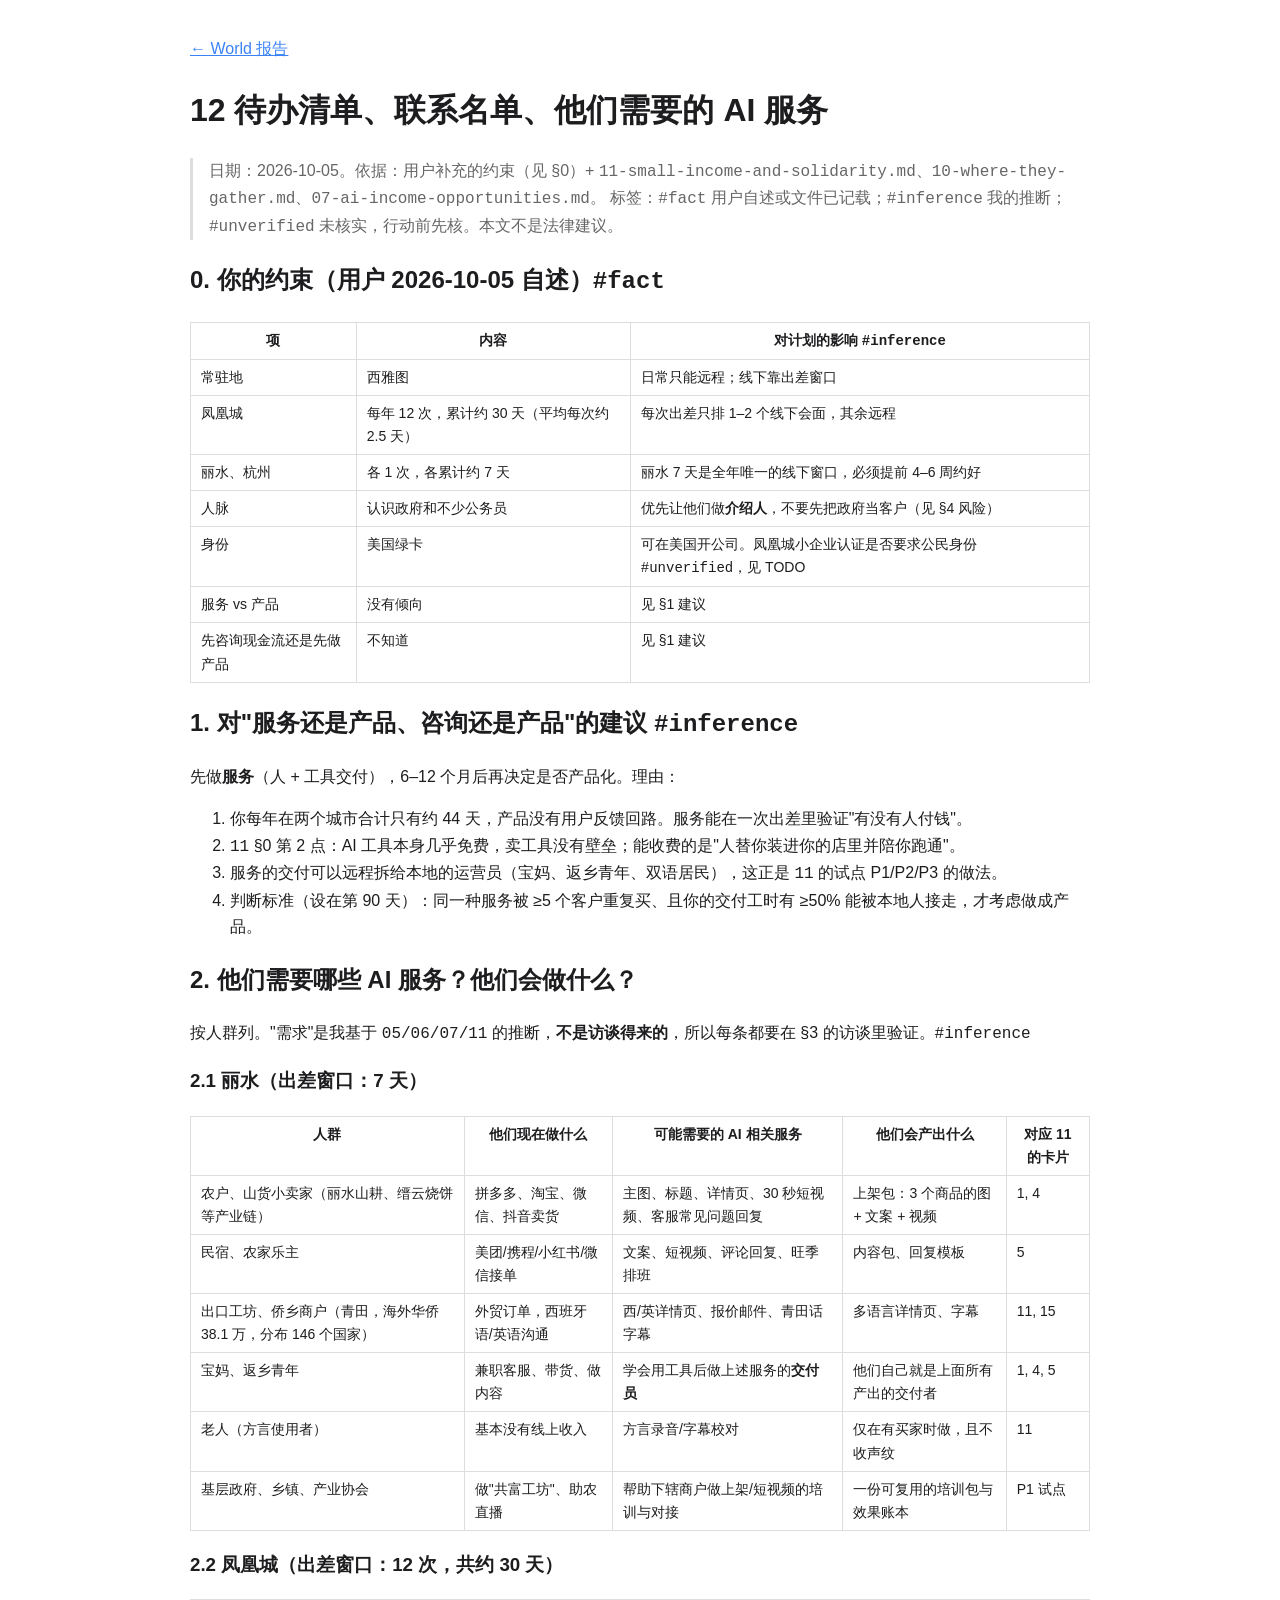
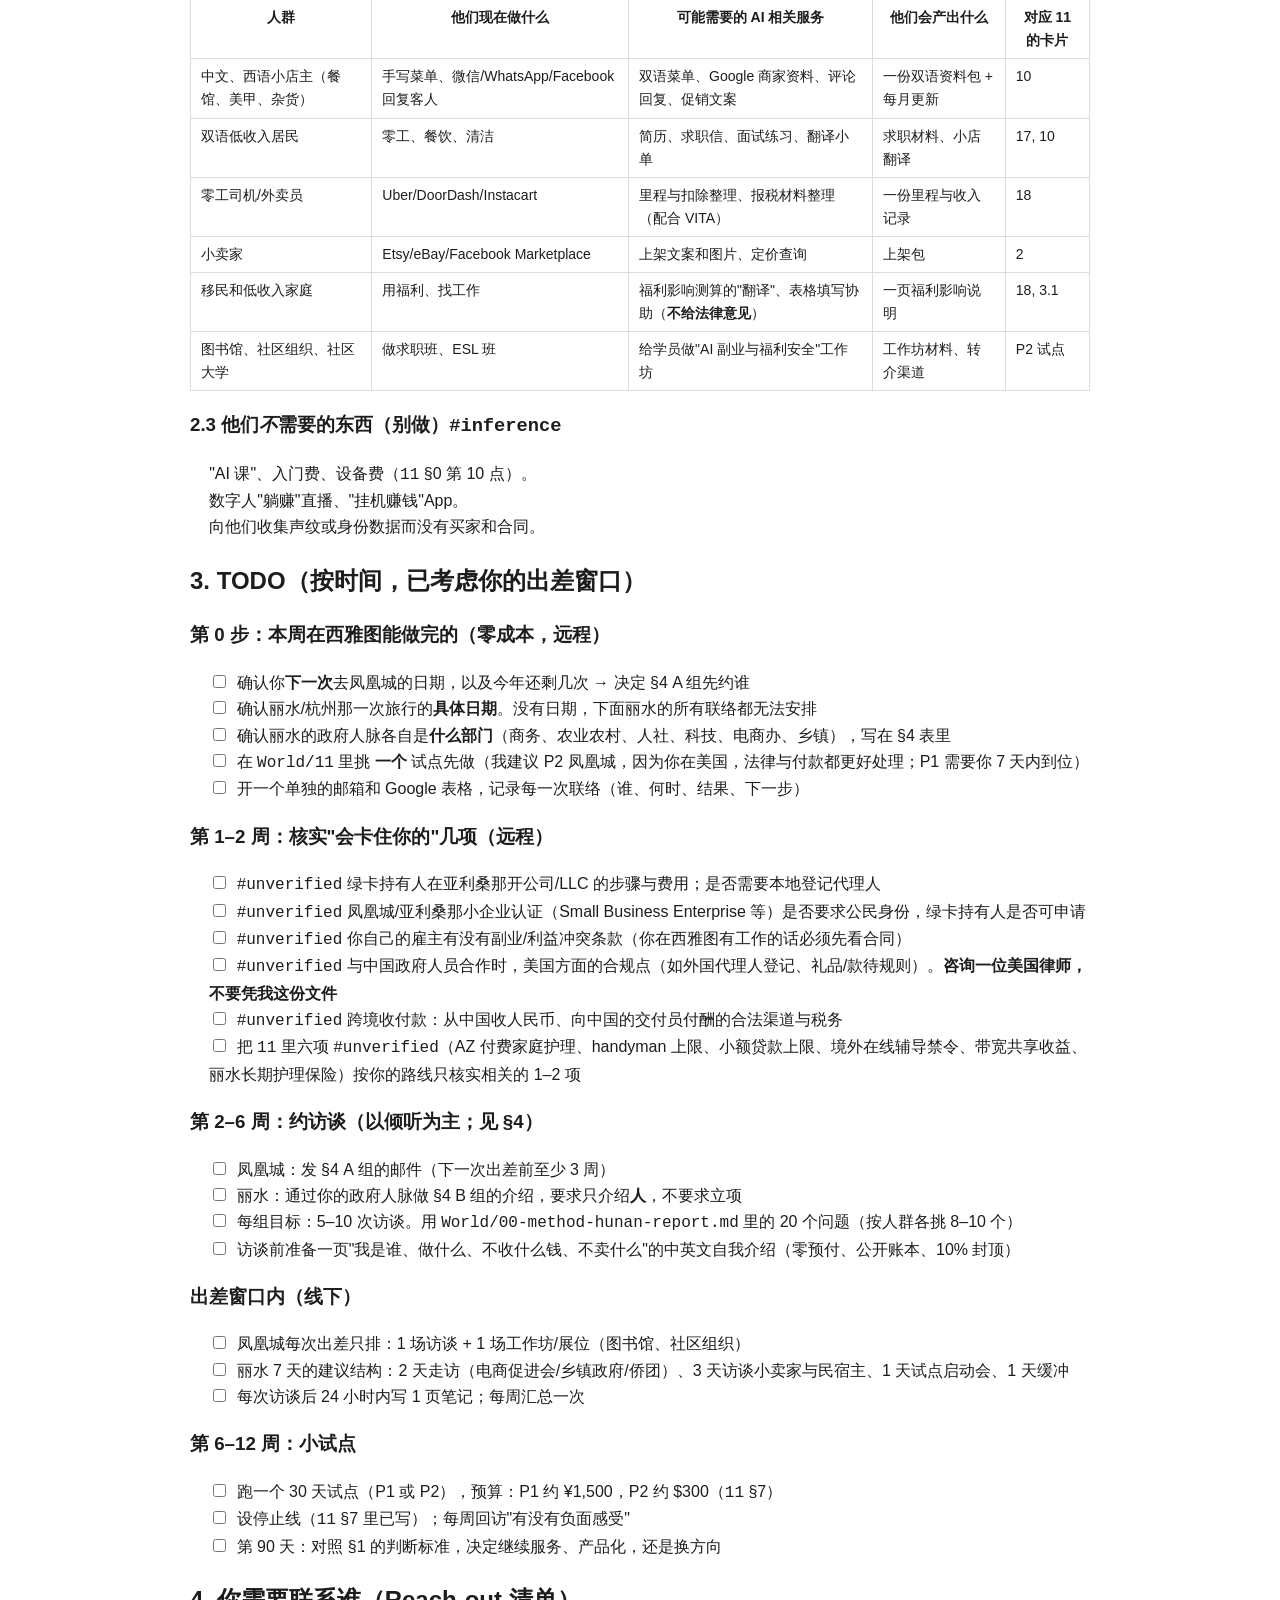
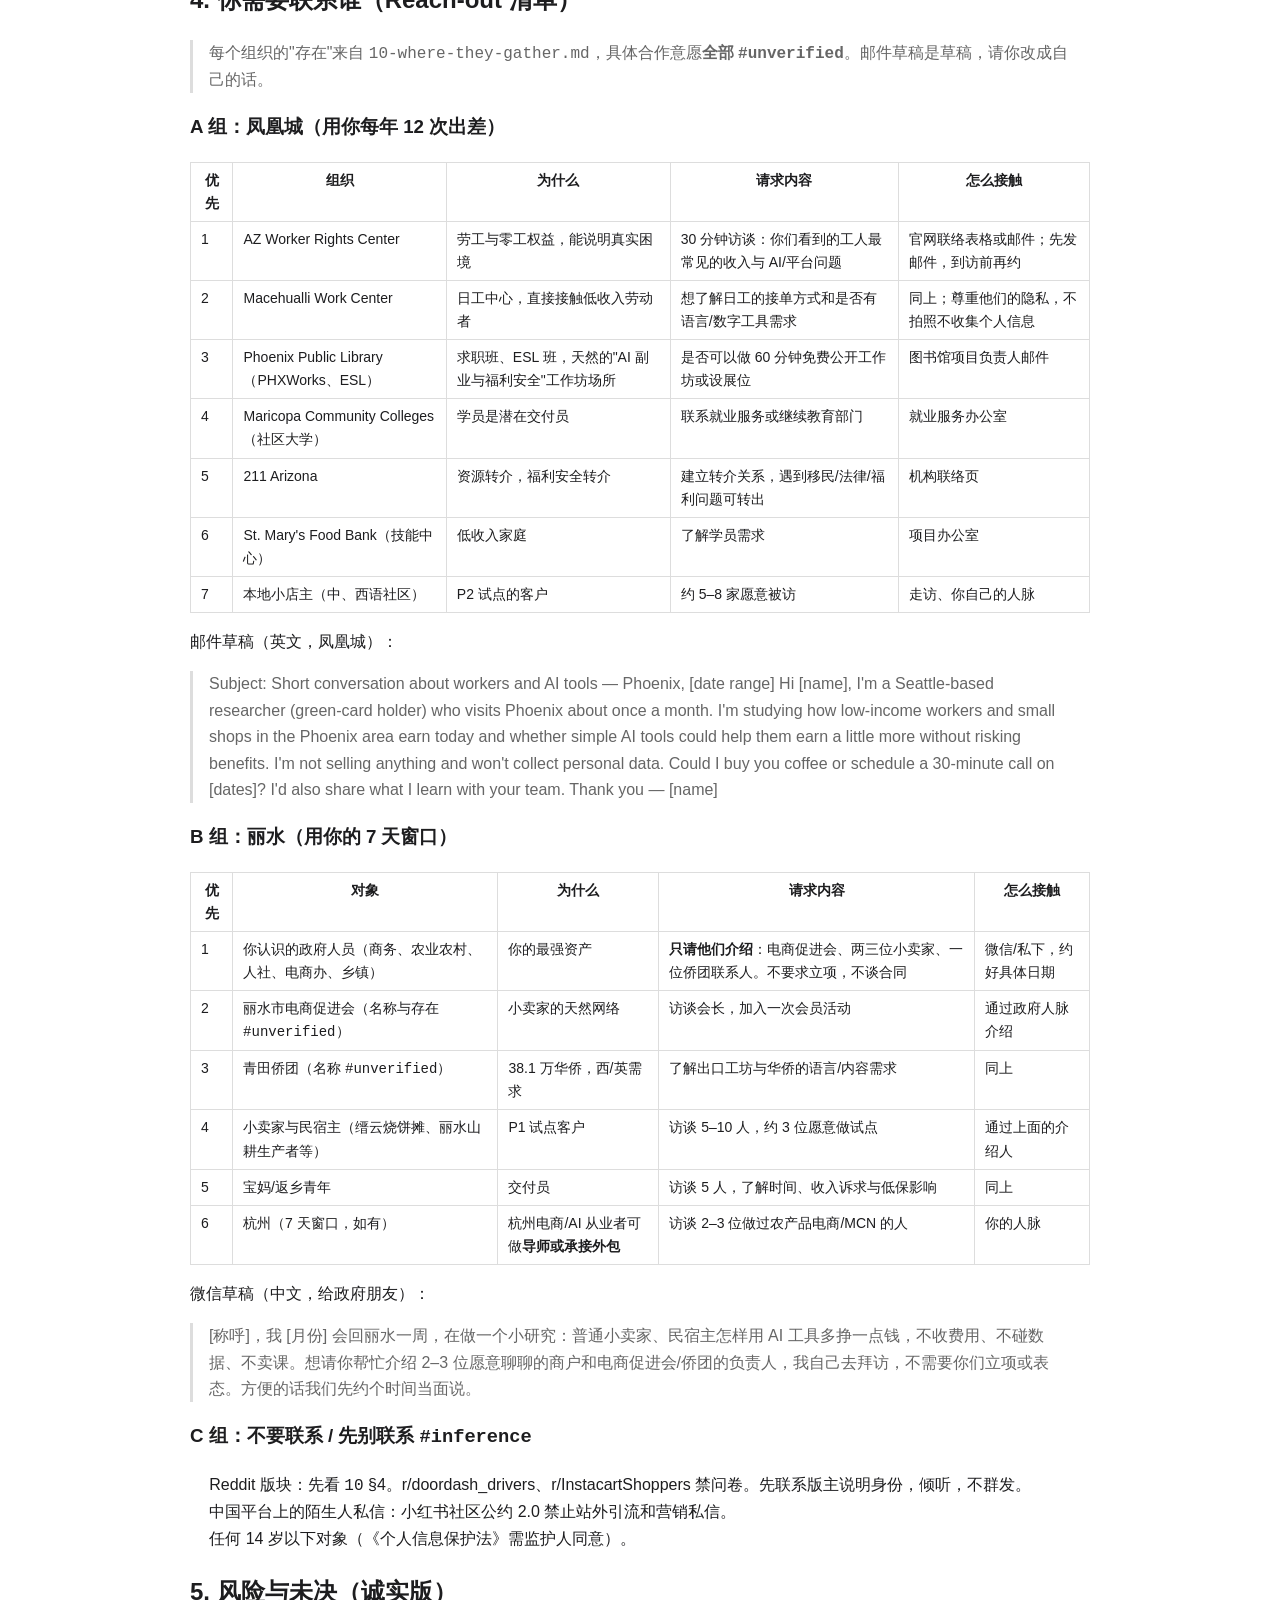
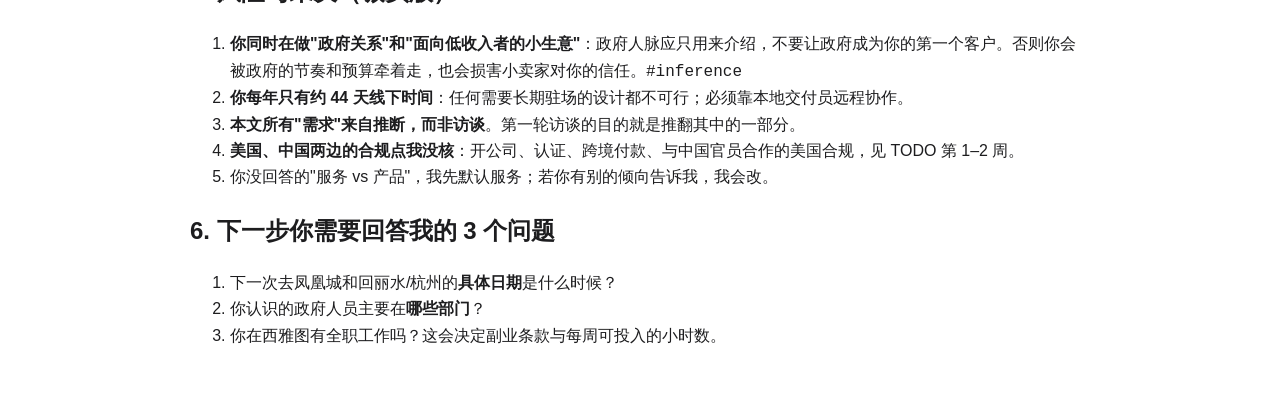
<file: docs/world/todo.html>
<!doctype html><html lang="zh-CN"><head><meta charset="utf-8"><meta name="viewport" content="width=device-width,initial-scale=1"><title>待办与联络清单</title><style>:root{--bg:#fff;--fg:#1d1d1f;--mut:#666;--line:#ddd}@media(prefers-color-scheme:dark){:root{--bg:#16171a;--fg:#e8e8ea;--mut:#9a9aa0;--line:#333}}
body{background:var(--bg);color:var(--fg);font:16px/1.65 -apple-system,"PingFang SC",sans-serif;margin:0}main{max-width:900px;margin:0 auto;padding:20px 16px 60px}
table{border-collapse:collapse;display:block;overflow-x:auto}td,th{border:1px solid var(--line);padding:6px 10px;font-size:14px;vertical-align:top}blockquote{border-left:3px solid var(--line);margin:1em 0;padding:0 1em;color:var(--mut)}
ul{list-style:none;padding-left:1.2em}li input{margin-right:6px}a{color:#3b82f6}</style></head><body><main><p><a href="./">← World 报告</a></p><h1>12 待办清单、联系名单、他们需要的 AI 服务</h1>
<blockquote>
<p>日期：2026-10-05。依据：用户补充的约束（见 §0）+ <code>11-small-income-and-solidarity.md</code>、<code>10-where-they-gather.md</code>、<code>07-ai-income-opportunities.md</code>。
标签：<code>#fact</code> 用户自述或文件已记载；<code>#inference</code> 我的推断；<code>#unverified</code> 未核实，行动前先核。本文不是法律建议。</p>
</blockquote>
<h2>0. 你的约束（用户 2026-10-05 自述）<code>#fact</code></h2>
<table>
<thead>
<tr>
<th>项</th>
<th>内容</th>
<th>对计划的影响 <code>#inference</code></th>
</tr>
</thead>
<tbody>
<tr>
<td>常驻地</td>
<td>西雅图</td>
<td>日常只能远程；线下靠出差窗口</td>
</tr>
<tr>
<td>凤凰城</td>
<td>每年 12 次，累计约 30 天（平均每次约 2.5 天）</td>
<td>每次出差只排 1–2 个线下会面，其余远程</td>
</tr>
<tr>
<td>丽水、杭州</td>
<td>各 1 次，各累计约 7 天</td>
<td>丽水 7 天是全年唯一的线下窗口，必须提前 4–6 周约好</td>
</tr>
<tr>
<td>人脉</td>
<td>认识政府和不少公务员</td>
<td>优先让他们做<strong>介绍人</strong>，不要先把政府当客户（见 §4 风险）</td>
</tr>
<tr>
<td>身份</td>
<td>美国绿卡</td>
<td>可在美国开公司。凤凰城小企业认证是否要求公民身份 <code>#unverified</code>，见 TODO</td>
</tr>
<tr>
<td>服务 vs 产品</td>
<td>没有倾向</td>
<td>见 §1 建议</td>
</tr>
<tr>
<td>先咨询现金流还是先做产品</td>
<td>不知道</td>
<td>见 §1 建议</td>
</tr>
</tbody>
</table>
<h2>1. 对"服务还是产品、咨询还是产品"的建议 <code>#inference</code></h2>
<p>先做<strong>服务</strong>（人 + 工具交付），6–12 个月后再决定是否产品化。理由：</p>
<ol>
<li>你每年在两个城市合计只有约 44 天，产品没有用户反馈回路。服务能在一次出差里验证"有没有人付钱"。</li>
<li><code>11</code> §0 第 2 点：AI 工具本身几乎免费，卖工具没有壁垒；能收费的是"人替你装进你的店里并陪你跑通"。</li>
<li>服务的交付可以远程拆给本地的运营员（宝妈、返乡青年、双语居民），这正是 <code>11</code> 的试点 P1/P2/P3 的做法。</li>
<li>判断标准（设在第 90 天）：同一种服务被 ≥5 个客户重复买、且你的交付工时有 ≥50% 能被本地人接走，才考虑做成产品。</li>
</ol>
<h2>2. 他们需要哪些 AI 服务？他们会做什么？</h2>
<p>按人群列。"需求"是我基于 <code>05/06/07/11</code> 的推断，<strong>不是访谈得来的</strong>，所以每条都要在 §3 的访谈里验证。<code>#inference</code></p>
<h3>2.1 丽水（出差窗口：7 天）</h3>
<table>
<thead>
<tr>
<th>人群</th>
<th>他们现在做什么</th>
<th>可能需要的 AI 相关服务</th>
<th>他们会产出什么</th>
<th>对应 11 的卡片</th>
</tr>
</thead>
<tbody>
<tr>
<td>农户、山货小卖家（丽水山耕、缙云烧饼等产业链）</td>
<td>拼多多、淘宝、微信、抖音卖货</td>
<td>主图、标题、详情页、30 秒短视频、客服常见问题回复</td>
<td>上架包：3 个商品的图 + 文案 + 视频</td>
<td>1, 4</td>
</tr>
<tr>
<td>民宿、农家乐主</td>
<td>美团/携程/小红书/微信接单</td>
<td>文案、短视频、评论回复、旺季排班</td>
<td>内容包、回复模板</td>
<td>5</td>
</tr>
<tr>
<td>出口工坊、侨乡商户（青田，海外华侨 38.1 万，分布 146 个国家）</td>
<td>外贸订单，西班牙语/英语沟通</td>
<td>西/英详情页、报价邮件、青田话字幕</td>
<td>多语言详情页、字幕</td>
<td>11, 15</td>
</tr>
<tr>
<td>宝妈、返乡青年</td>
<td>兼职客服、带货、做内容</td>
<td>学会用工具后做上述服务的<strong>交付员</strong></td>
<td>他们自己就是上面所有产出的交付者</td>
<td>1, 4, 5</td>
</tr>
<tr>
<td>老人（方言使用者）</td>
<td>基本没有线上收入</td>
<td>方言录音/字幕校对</td>
<td>仅在有买家时做，且不收声纹</td>
<td>11</td>
</tr>
<tr>
<td>基层政府、乡镇、产业协会</td>
<td>做"共富工坊"、助农直播</td>
<td>帮助下辖商户做上架/短视频的培训与对接</td>
<td>一份可复用的培训包与效果账本</td>
<td>P1 试点</td>
</tr>
</tbody>
</table>
<h3>2.2 凤凰城（出差窗口：12 次，共约 30 天）</h3>
<table>
<thead>
<tr>
<th>人群</th>
<th>他们现在做什么</th>
<th>可能需要的 AI 相关服务</th>
<th>他们会产出什么</th>
<th>对应 11 的卡片</th>
</tr>
</thead>
<tbody>
<tr>
<td>中文、西语小店主（餐馆、美甲、杂货）</td>
<td>手写菜单、微信/WhatsApp/Facebook 回复客人</td>
<td>双语菜单、Google 商家资料、评论回复、促销文案</td>
<td>一份双语资料包 + 每月更新</td>
<td>10</td>
</tr>
<tr>
<td>双语低收入居民</td>
<td>零工、餐饮、清洁</td>
<td>简历、求职信、面试练习、翻译小单</td>
<td>求职材料、小店翻译</td>
<td>17, 10</td>
</tr>
<tr>
<td>零工司机/外卖员</td>
<td>Uber/DoorDash/Instacart</td>
<td>里程与扣除整理、报税材料整理（配合 VITA）</td>
<td>一份里程与收入记录</td>
<td>18</td>
</tr>
<tr>
<td>小卖家</td>
<td>Etsy/eBay/Facebook Marketplace</td>
<td>上架文案和图片、定价查询</td>
<td>上架包</td>
<td>2</td>
</tr>
<tr>
<td>移民和低收入家庭</td>
<td>用福利、找工作</td>
<td>福利影响测算的"翻译"、表格填写协助（<strong>不给法律意见</strong>）</td>
<td>一页福利影响说明</td>
<td>18, 3.1</td>
</tr>
<tr>
<td>图书馆、社区组织、社区大学</td>
<td>做求职班、ESL 班</td>
<td>给学员做"AI 副业与福利安全"工作坊</td>
<td>工作坊材料、转介渠道</td>
<td>P2 试点</td>
</tr>
</tbody>
</table>
<h3>2.3 他们<em>不</em>需要的东西（别做）<code>#inference</code></h3>
<ul>
<li>"AI 课"、入门费、设备费（<code>11</code> §0 第 10 点）。</li>
<li>数字人"躺赚"直播、"挂机赚钱"App。</li>
<li>向他们收集声纹或身份数据而没有买家和合同。</li>
</ul>
<h2>3. TODO（按时间，已考虑你的出差窗口）</h2>
<h3>第 0 步：本周在西雅图能做完的（零成本，远程）</h3>
<ul>
<li><label><input type="checkbox"> 确认你<strong>下一次</strong>去凤凰城的日期，以及今年还剩几次 → 决定 §4 A 组先约谁</label></li>
<li><label><input type="checkbox"> 确认丽水/杭州那一次旅行的<strong>具体日期</strong>。没有日期，下面丽水的所有联络都无法安排</label></li>
<li><label><input type="checkbox"> 确认丽水的政府人脉各自是<strong>什么部门</strong>（商务、农业农村、人社、科技、电商办、乡镇），写在 §4 表里</label></li>
<li><label><input type="checkbox"> 在 <code>World/11</code> 里挑 <strong>一个</strong> 试点先做（我建议 P2 凤凰城，因为你在美国，法律与付款都更好处理；P1 需要你 7 天内到位）</label></li>
<li><label><input type="checkbox"> 开一个单独的邮箱和 Google 表格，记录每一次联络（谁、何时、结果、下一步）</label></li>
</ul>
<h3>第 1–2 周：核实"会卡住你的"几项（远程）</h3>
<ul>
<li><label><input type="checkbox"> <code>#unverified</code> 绿卡持有人在亚利桑那开公司/LLC 的步骤与费用；是否需要本地登记代理人</label></li>
<li><label><input type="checkbox"> <code>#unverified</code> 凤凰城/亚利桑那小企业认证（Small Business Enterprise 等）是否要求公民身份，绿卡持有人是否可申请</label></li>
<li><label><input type="checkbox"> <code>#unverified</code> 你自己的雇主有没有副业/利益冲突条款（你在西雅图有工作的话必须先看合同）</label></li>
<li><label><input type="checkbox"> <code>#unverified</code> 与中国政府人员合作时，美国方面的合规点（如外国代理人登记、礼品/款待规则）。<strong>咨询一位美国律师，不要凭我这份文件</strong></label></li>
<li><label><input type="checkbox"> <code>#unverified</code> 跨境收付款：从中国收人民币、向中国的交付员付酬的合法渠道与税务</label></li>
<li><label><input type="checkbox"> 把 <code>11</code> 里六项 <code>#unverified</code>（AZ 付费家庭护理、handyman 上限、小额贷款上限、境外在线辅导禁令、带宽共享收益、丽水长期护理保险）按你的路线只核实相关的 1–2 项</label></li>
</ul>
<h3>第 2–6 周：约访谈（以倾听为主；见 §4）</h3>
<ul>
<li><label><input type="checkbox"> 凤凰城：发 §4 A 组的邮件（下一次出差前至少 3 周）</label></li>
<li><label><input type="checkbox"> 丽水：通过你的政府人脉做 §4 B 组的介绍，要求只介绍<strong>人</strong>，不要求立项</label></li>
<li><label><input type="checkbox"> 每组目标：5–10 次访谈。用 <code>World/00-method-hunan-report.md</code> 里的 20 个问题（按人群各挑 8–10 个）</label></li>
<li><label><input type="checkbox"> 访谈前准备一页"我是谁、做什么、不收什么钱、不卖什么"的中英文自我介绍（零预付、公开账本、10% 封顶）</label></li>
</ul>
<h3>出差窗口内（线下）</h3>
<ul>
<li><label><input type="checkbox"> 凤凰城每次出差只排：1 场访谈 + 1 场工作坊/展位（图书馆、社区组织）</label></li>
<li><label><input type="checkbox"> 丽水 7 天的建议结构：2 天走访（电商促进会/乡镇政府/侨团）、3 天访谈小卖家与民宿主、1 天试点启动会、1 天缓冲</label></li>
<li><label><input type="checkbox"> 每次访谈后 24 小时内写 1 页笔记；每周汇总一次</label></li>
</ul>
<h3>第 6–12 周：小试点</h3>
<ul>
<li><label><input type="checkbox"> 跑一个 30 天试点（P1 或 P2），预算：P1 约 ¥1,500，P2 约 $300（<code>11</code> §7）</label></li>
<li><label><input type="checkbox"> 设停止线（<code>11</code> §7 里已写）；每周回访"有没有负面感受"</label></li>
<li><label><input type="checkbox"> 第 90 天：对照 §1 的判断标准，决定继续服务、产品化，还是换方向</label></li>
</ul>
<h2>4. 你需要联系谁（Reach-out 清单）</h2>
<blockquote>
<p>每个组织的"存在"来自 <code>10-where-they-gather.md</code>，具体合作意愿<strong>全部 <code>#unverified</code></strong>。邮件草稿是草稿，请你改成自己的话。</p>
</blockquote>
<h3>A 组：凤凰城（用你每年 12 次出差）</h3>
<table>
<thead>
<tr>
<th>优先</th>
<th>组织</th>
<th>为什么</th>
<th>请求内容</th>
<th>怎么接触</th>
</tr>
</thead>
<tbody>
<tr>
<td>1</td>
<td>AZ Worker Rights Center</td>
<td>劳工与零工权益，能说明真实困境</td>
<td>30 分钟访谈：你们看到的工人最常见的收入与 AI/平台问题</td>
<td>官网联络表格或邮件；先发邮件，到访前再约</td>
</tr>
<tr>
<td>2</td>
<td>Macehualli Work Center</td>
<td>日工中心，直接接触低收入劳动者</td>
<td>想了解日工的接单方式和是否有语言/数字工具需求</td>
<td>同上；尊重他们的隐私，不拍照不收集个人信息</td>
</tr>
<tr>
<td>3</td>
<td>Phoenix Public Library（PHXWorks、ESL）</td>
<td>求职班、ESL 班，天然的"AI 副业与福利安全"工作坊场所</td>
<td>是否可以做 60 分钟免费公开工作坊或设展位</td>
<td>图书馆项目负责人邮件</td>
</tr>
<tr>
<td>4</td>
<td>Maricopa Community Colleges（社区大学）</td>
<td>学员是潜在交付员</td>
<td>联系就业服务或继续教育部门</td>
<td>就业服务办公室</td>
</tr>
<tr>
<td>5</td>
<td>211 Arizona</td>
<td>资源转介，福利安全转介</td>
<td>建立转介关系，遇到移民/法律/福利问题可转出</td>
<td>机构联络页</td>
</tr>
<tr>
<td>6</td>
<td>St. Mary's Food Bank（技能中心）</td>
<td>低收入家庭</td>
<td>了解学员需求</td>
<td>项目办公室</td>
</tr>
<tr>
<td>7</td>
<td>本地小店主（中、西语社区）</td>
<td>P2 试点的客户</td>
<td>约 5–8 家愿意被访</td>
<td>走访、你自己的人脉</td>
</tr>
</tbody>
</table>
<p>邮件草稿（英文，凤凰城）：</p>
<blockquote>
<p>Subject: Short conversation about workers and AI tools — Phoenix, [date range]
Hi [name], I'm a Seattle-based researcher (green-card holder) who visits Phoenix about once a month. I'm studying how low-income workers and small shops in the Phoenix area earn today and whether simple AI tools could help them earn a little more without risking benefits. I'm not selling anything and won't collect personal data. Could I buy you coffee or schedule a 30-minute call on [dates]? I'd also share what I learn with your team. Thank you — [name]</p>
</blockquote>
<h3>B 组：丽水（用你的 7 天窗口）</h3>
<table>
<thead>
<tr>
<th>优先</th>
<th>对象</th>
<th>为什么</th>
<th>请求内容</th>
<th>怎么接触</th>
</tr>
</thead>
<tbody>
<tr>
<td>1</td>
<td>你认识的政府人员（商务、农业农村、人社、电商办、乡镇）</td>
<td>你的最强资产</td>
<td><strong>只请他们介绍</strong>：电商促进会、两三位小卖家、一位侨团联系人。不要求立项，不谈合同</td>
<td>微信/私下，约好具体日期</td>
</tr>
<tr>
<td>2</td>
<td>丽水市电商促进会（名称与存在 <code>#unverified</code>）</td>
<td>小卖家的天然网络</td>
<td>访谈会长，加入一次会员活动</td>
<td>通过政府人脉介绍</td>
</tr>
<tr>
<td>3</td>
<td>青田侨团（名称 <code>#unverified</code>）</td>
<td>38.1 万华侨，西/英需求</td>
<td>了解出口工坊与华侨的语言/内容需求</td>
<td>同上</td>
</tr>
<tr>
<td>4</td>
<td>小卖家与民宿主（缙云烧饼摊、丽水山耕生产者等）</td>
<td>P1 试点客户</td>
<td>访谈 5–10 人，约 3 位愿意做试点</td>
<td>通过上面的介绍人</td>
</tr>
<tr>
<td>5</td>
<td>宝妈/返乡青年</td>
<td>交付员</td>
<td>访谈 5 人，了解时间、收入诉求与低保影响</td>
<td>同上</td>
</tr>
<tr>
<td>6</td>
<td>杭州（7 天窗口，如有）</td>
<td>杭州电商/AI 从业者可做<strong>导师或承接外包</strong></td>
<td>访谈 2–3 位做过农产品电商/MCN 的人</td>
<td>你的人脉</td>
</tr>
</tbody>
</table>
<p>微信草稿（中文，给政府朋友）：</p>
<blockquote>
<p>[称呼]，我 [月份] 会回丽水一周，在做一个小研究：普通小卖家、民宿主怎样用 AI 工具多挣一点钱，不收费用、不碰数据、不卖课。想请你帮忙介绍 2–3 位愿意聊聊的商户和电商促进会/侨团的负责人，我自己去拜访，不需要你们立项或表态。方便的话我们先约个时间当面说。</p>
</blockquote>
<h3>C 组：不要联系 / 先别联系 <code>#inference</code></h3>
<ul>
<li>Reddit 版块：先看 <code>10</code> §4。r/doordash_drivers、r/InstacartShoppers 禁问卷。先联系版主说明身份，倾听，不群发。</li>
<li>中国平台上的陌生人私信：小红书社区公约 2.0 禁止站外引流和营销私信。</li>
<li>任何 14 岁以下对象（《个人信息保护法》需监护人同意）。</li>
</ul>
<h2>5. 风险与未决（诚实版）</h2>
<ol>
<li><strong>你同时在做"政府关系"和"面向低收入者的小生意"</strong>：政府人脉应只用来介绍，不要让政府成为你的第一个客户。否则你会被政府的节奏和预算牵着走，也会损害小卖家对你的信任。<code>#inference</code></li>
<li><strong>你每年只有约 44 天线下时间</strong>：任何需要长期驻场的设计都不可行；必须靠本地交付员远程协作。</li>
<li><strong>本文所有"需求"来自推断，而非访谈</strong>。第一轮访谈的目的就是推翻其中的一部分。</li>
<li><strong>美国、中国两边的合规点我没核</strong>：开公司、认证、跨境付款、与中国官员合作的美国合规，见 TODO 第 1–2 周。</li>
<li>你没回答的"服务 vs 产品"，我先默认服务；若你有别的倾向告诉我，我会改。</li>
</ol>
<h2>6. 下一步你需要回答我的 3 个问题</h2>
<ol>
<li>下一次去凤凰城和回丽水/杭州的<strong>具体日期</strong>是什么时候？</li>
<li>你认识的政府人员主要在<strong>哪些部门</strong>？</li>
<li>你在西雅图有全职工作吗？这会决定副业条款与每周可投入的小时数。</li>
</ol></main><script>try{var k='todo12',s=JSON.parse(localStorage.getItem(k)||'{}'),b=document.querySelectorAll('input[type=checkbox]');b.forEach(function(c,i){c.checked=!!s[i];c.onchange=function(){s[i]=c.checked;try{localStorage.setItem(k,JSON.stringify(s))}catch(e){}}})}catch(e){}</script></body></html>
</file>
